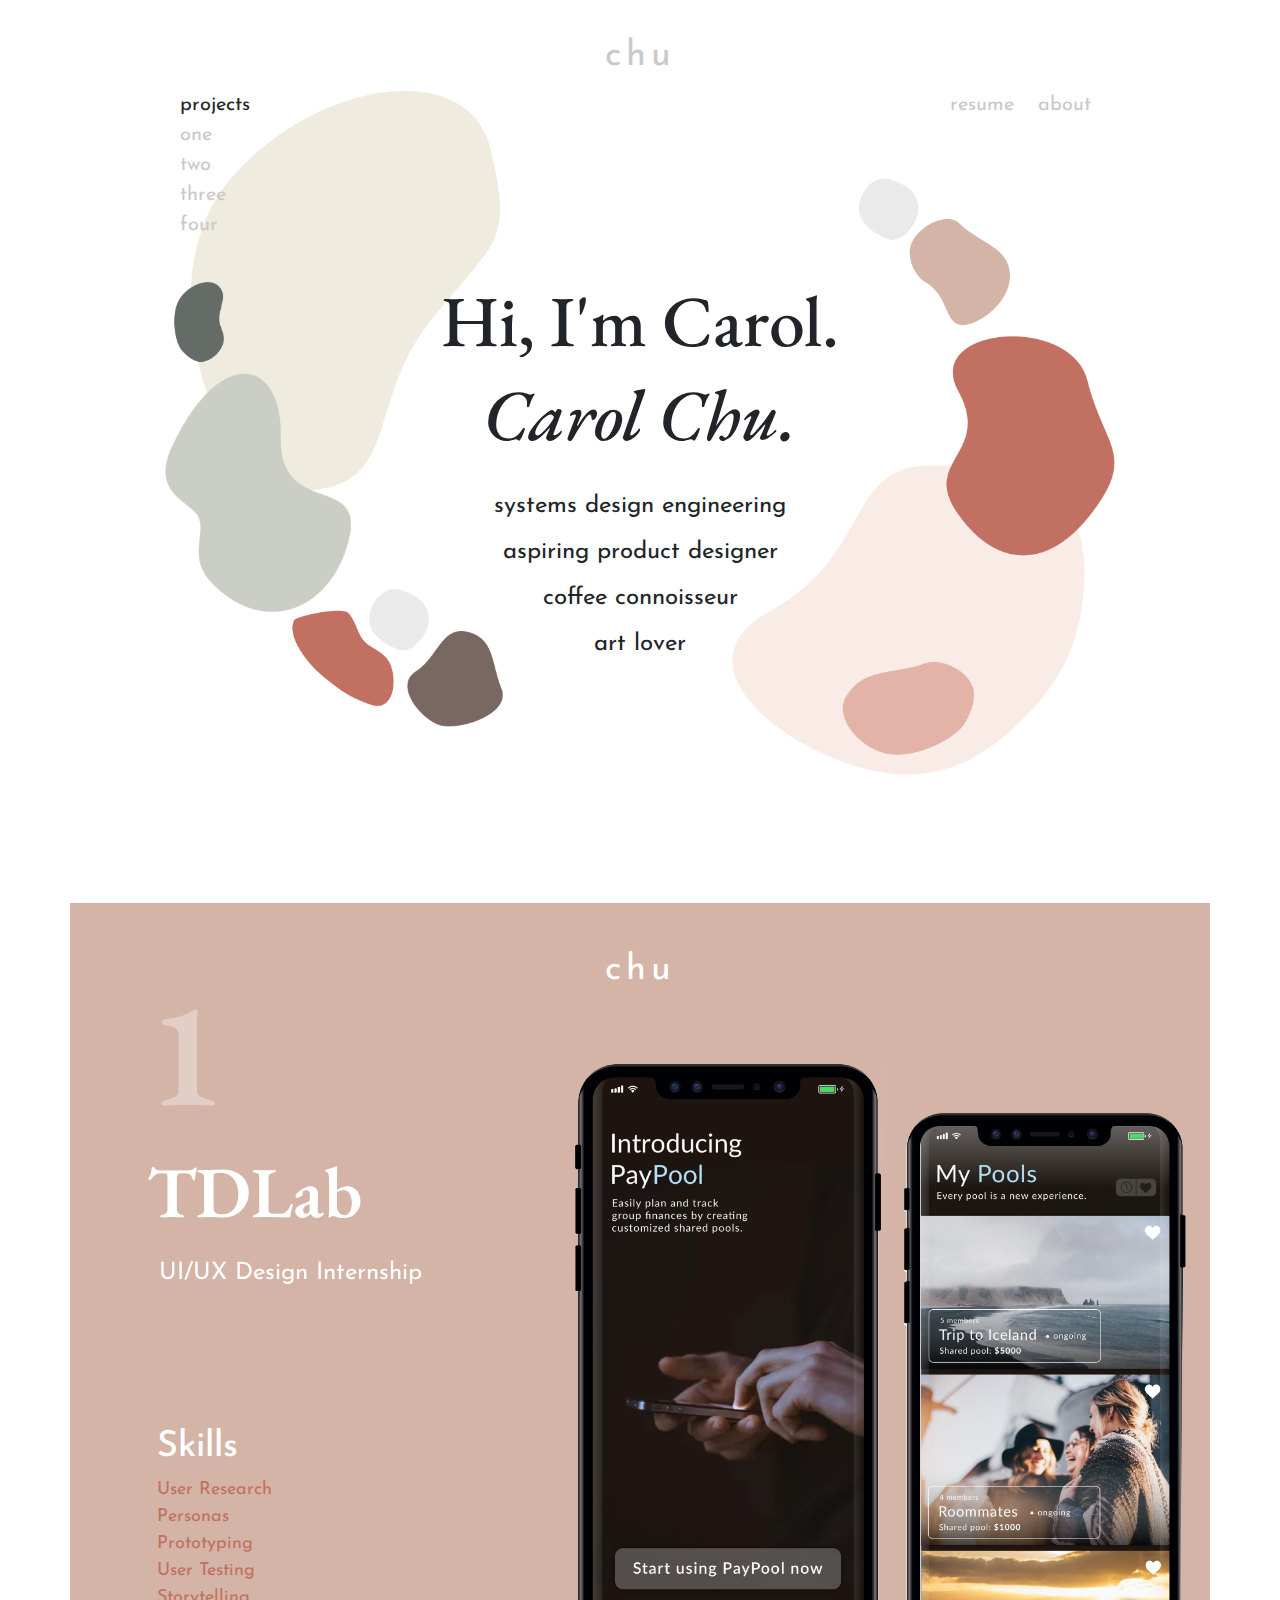
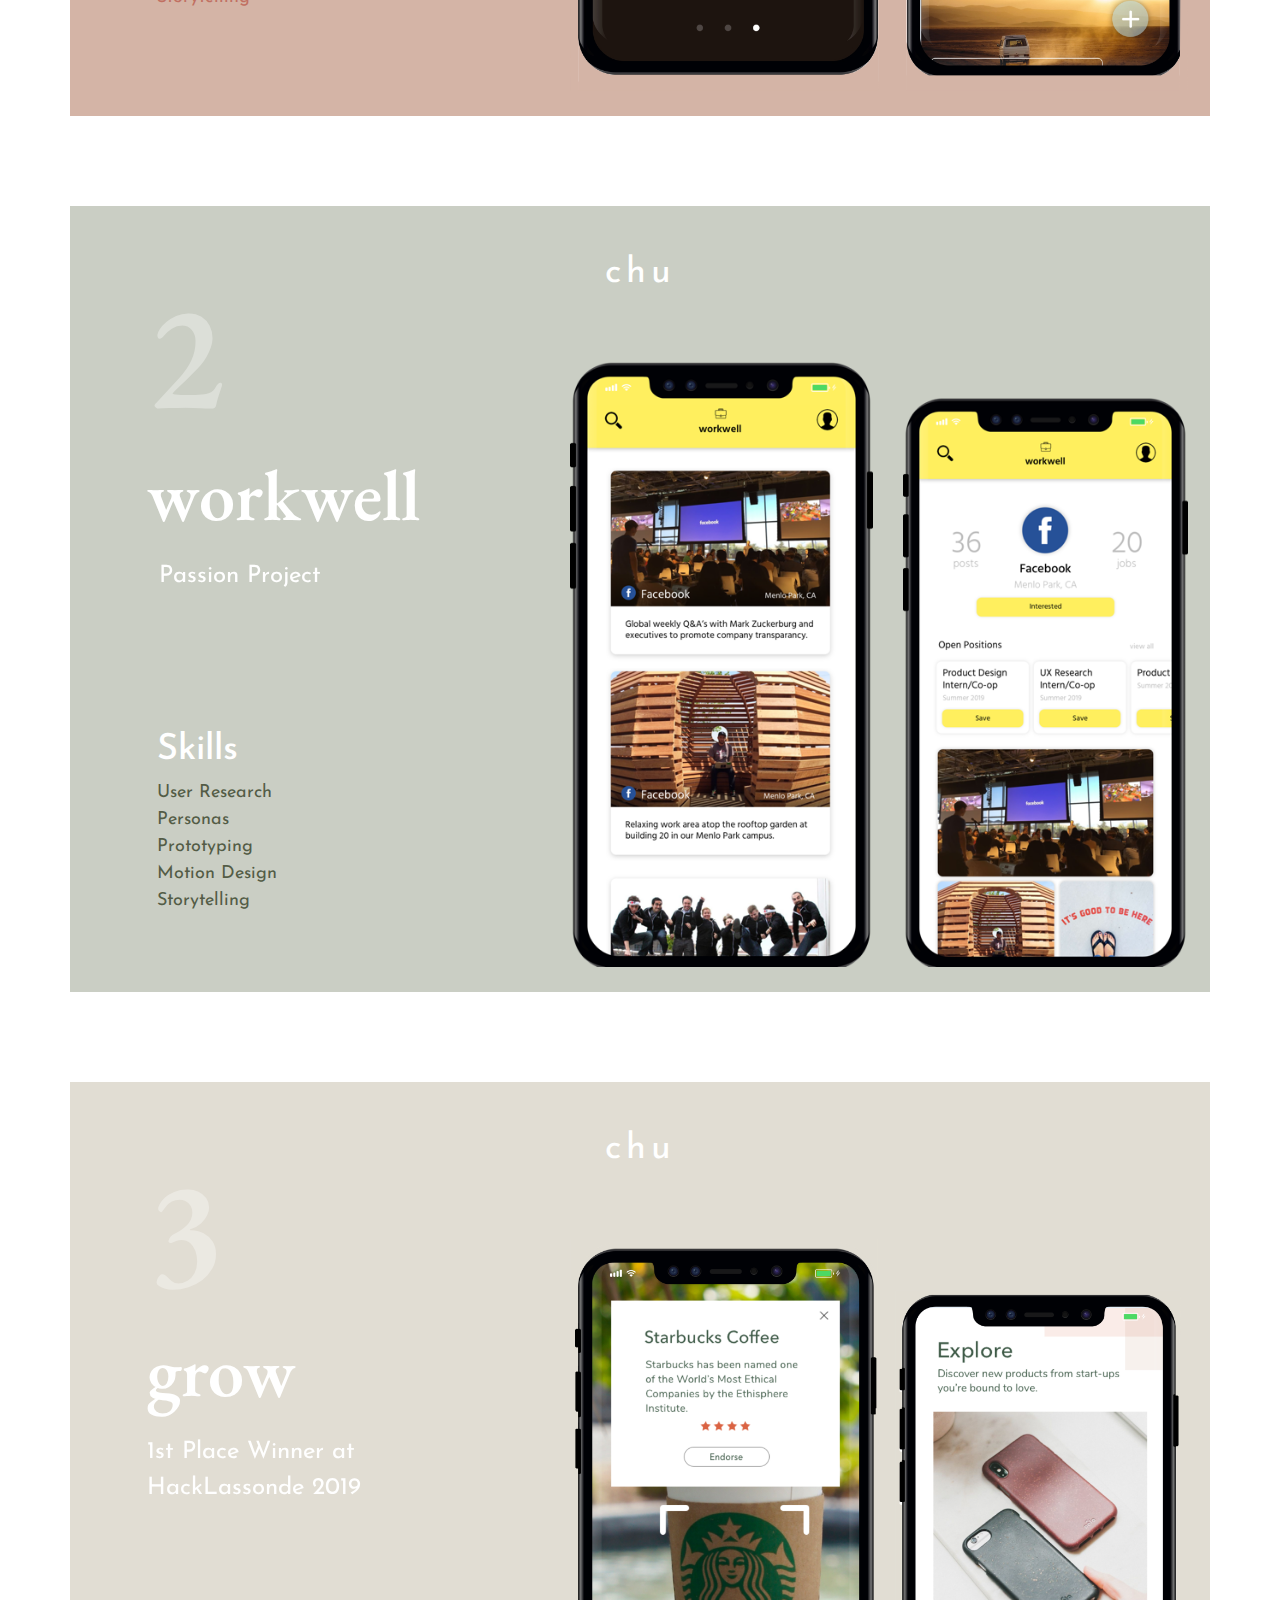
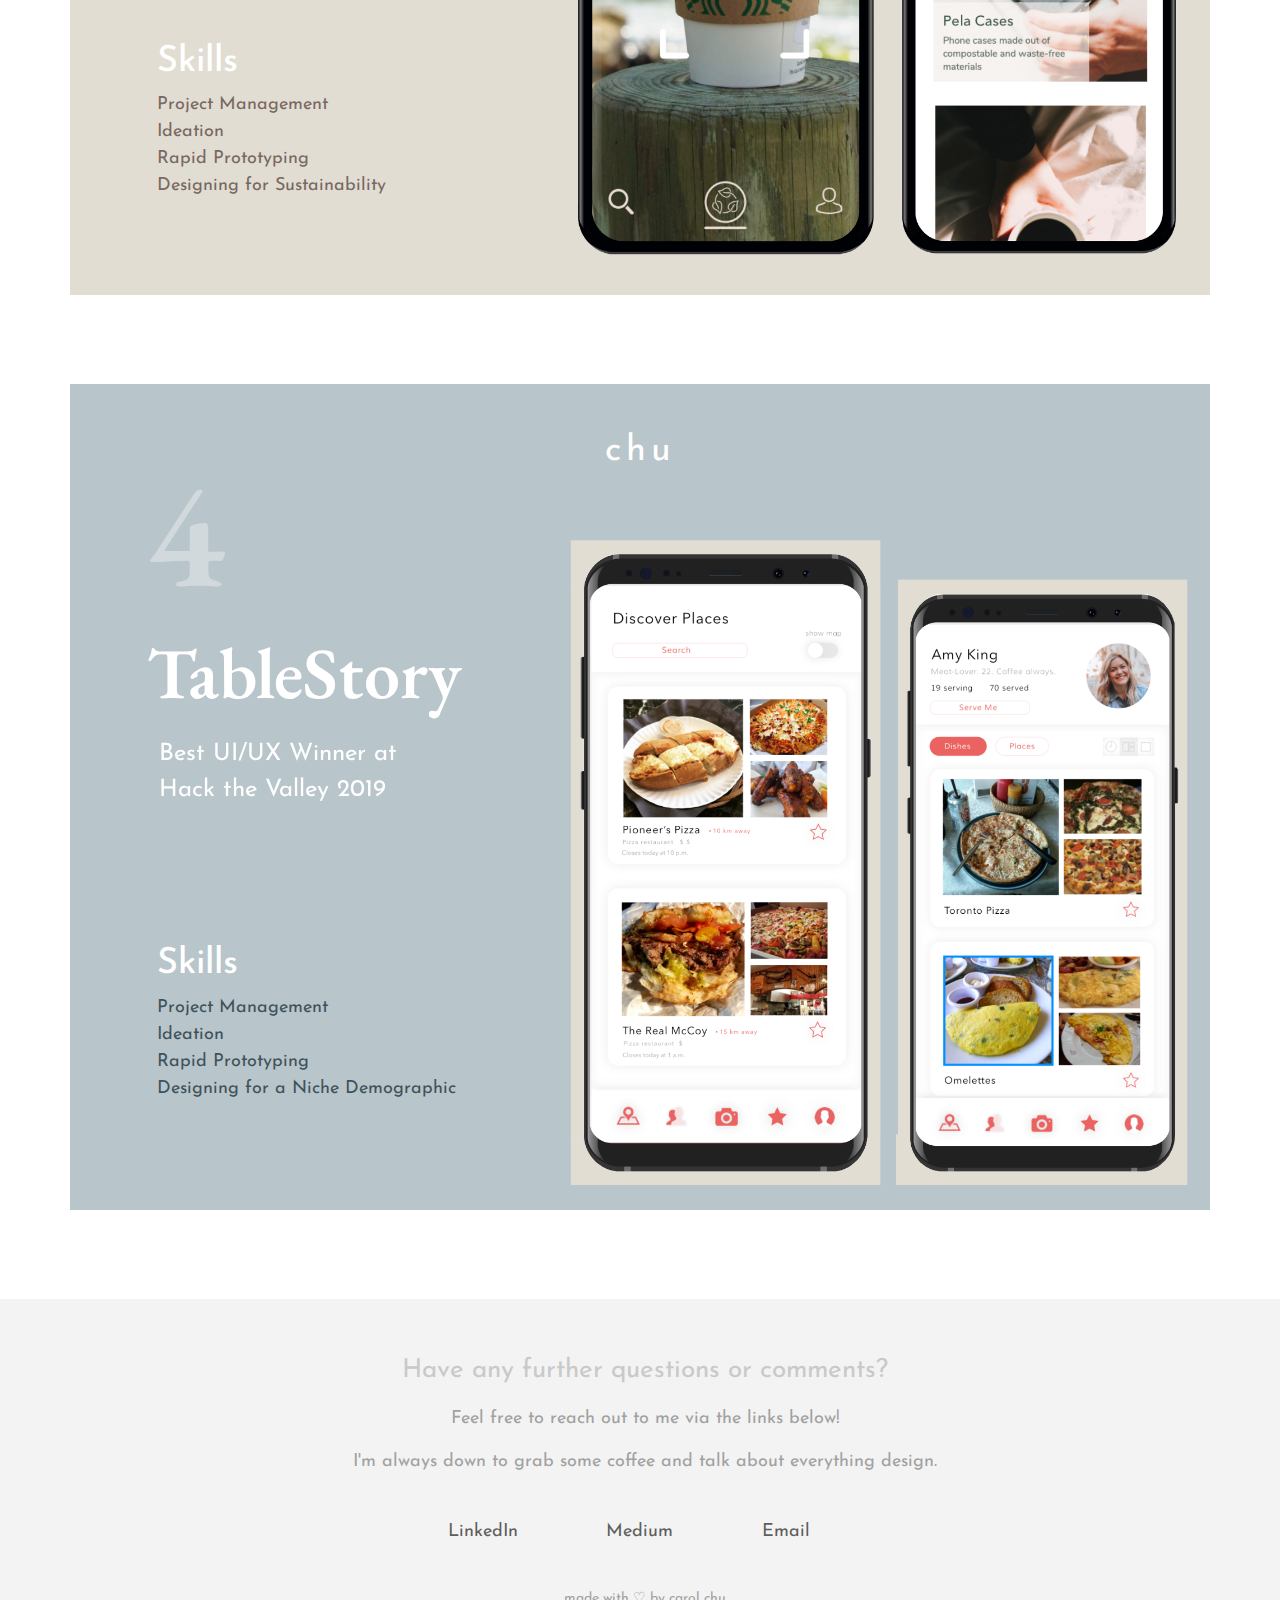
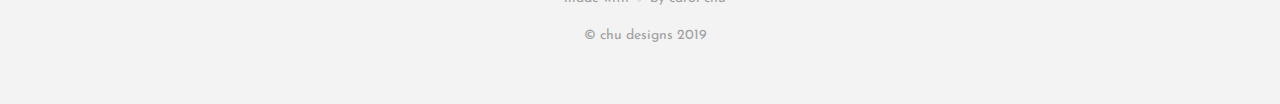
<file: index.html>
<!DOCTYPE html>
<html lang="en">
  <head>
    <link rel="icon" type="image/png" sizes="96x96" href="/favicon-96x96.png">
    <!-- Required meta tags -->
    <meta charset="utf-8" />
    <meta
      name="viewport"
      content="width=device-width, initial-scale=1, shrink-to-fit=no"
    />

    <!-- Bootstrap CSS -->
    <link
      rel="stylesheet"
      href="https://stackpath.bootstrapcdn.com/bootstrap/4.3.1/css/bootstrap.min.css"
      integrity="sha384-ggOyR0iXCbMQv3Xipma34MD+dH/1fQ784/j6cY/iJTQUOhcWr7x9JvoRxT2MZw1T"
      crossorigin="anonymous"
    />
    <link rel="stylesheet" href="custom.css" />
    <link
      href="https://fonts.googleapis.com/css?family=Josefin+Sans"
      rel="stylesheet"
    />
    <link
      href="https://fonts.googleapis.com/css?family=EB+Garamond:400,400i,600"
      rel="stylesheet"
    />

    <link rel="icon" type="image/png" sizes="96x96" href="images/favicon-96x96.png"/>
    <link rel="stylesheet" href="animate.css">

    <title>Carol Chu</title>
  </head>
  <body>
    <div class="container">
      <div class="row">
        <div class="col-12">
          <div class="row">
            <div class="col-12 text-center">
              <button
                class="btn btn-default main-choo choo"
                onclick="window.location.href='index.html'"
              >
                chu
              </button>
            </div>
          </div>
        </div>
      </div>
    </div>

    <div class="container fadeInDown animated">
      <div class="row">
        <div class="main-bg col-10 mx-auto text-center">

            <div class="row">
                <div class="col-6">
                    <div class="row">
                        <div class="col-12 text-left">
                          <div class="row">
                            <div class="col-12">
                              <a class="nav-vertical">projects</a>
                            </div>
                          </div>
                          <div class="row">
                            <div class="col-12">
                              <a class="nav-vertical" href="#one">one</a>
                            </div>
                          </div>
                          <div class="row">
                            <div class="col-12">
                              <a class="nav-vertical" href="#two">two</a>
                            </div>
                          </div>
                          <div class="row">
                            <div class="col-12">
                              <a class="nav-vertical" href="#three">three</a>
                            </div>
                          </div>
                          <div class="row">
                            <div class="col-12">
                              <a class="nav-vertical" href="#four">four</a>
                            </div>
                          </div>
                        </div>
                      </div>
                </div>
              <div class="col-6">
                <div class="row justify-content-end">
                  <a class="nav-horizontal" href="https://drive.google.com/file/d/1IJ58L05rMl0M9B2dyySEvOrGZoWKyP5h/view?usp=sharing" target="_blank">resume</a>
                  <a class="nav-horizontal" href="about.html">about</a>
                </div>
              </div>
            </div>


          <div class="dramatic-entry">
            <h1 class="heading">
              Hi, I'm Carol.
            </h1>
            <h1 class="heading-italicized">
              Carol Chu.
            </h1>
            <div class="titles">
                systems design engineering
              </div>
              <div class="titles">
                aspiring product designer
              </div>
            <div class="titles">
              coffee connoisseur
            </div>
            <div class="titles">
              art lover
            </div>
          </div>
        </div>
        <!-- <div class="col-10 mx-auto text-center">
          <img
            src="images/background-pic.png"
            class="img-fluid"
            alt="background-pic"
            style="margin-top: 2%"
          />
          <div
            style="position: absolute; width: 100%;"
            class="display:flex; justify-content:center; align-items:center;"
          >
            <h1 class="heading">
              Hi, I'm Carol.
              <h1 class="heading-italicized">Carol Chu.</h1>
            </h1>
          </div> -->
        </div>
      </div>
    </div>
    <div class="mx-auto text-center">
      <!-- <h1 class="heading">Hi, I'm Carol.</h1> -->
      <!-- <h1 class="heading-italicized">Carol Chu.</h1> -->
    </div>

    <!-- cards start here -->

    <a name="one"></a>

    <div class="container project-card first-card">
      <div class="row">
        <div class="col-12 text-center">
          <!-- this should be ref that scrolls to top -->
          <a class="choo" href="index.html">chu</a>
        </div>
      </div>
      <div class="row">
        <div class="col-sm-12 col-md-5 text-left">
          <h2>1</h2>
          <a class="view-tdlab-large hvr-grow" style="padding-bottom: 10px;" href="tdlab.html">TDLab</a>
          <a class="view-tdlab hvr-grow" style="padding-left: 12px;" href="tdlab.html">UI/UX Design Internship</a>

          <h4 style="padding-top; 20%;">Skills</h4>
          <ul>
            <li>
              User Research
            </li>
            <li>
              Personas
            </li>
            <li>
              Prototyping
            </li>
            <li>
              User Testing
            </li>
            <li>
              Storytelling
            </li>
          </ul>
        </div>

        <div class="project-image col-sm-0 col-md-4 d-xs-none d-sm-none d-md-flex">
          <img
            src="images/PayPool.png"
            style="width: 200%; height: auto; postion:absolute; margin-top: 20%; margin-left: 0; padding: 0;"
          />
        </div>
      </div>
    </div>

    <a name="two"></a>

    <div class="container project-card second-card">
      <div class="row">
        <div class="col-12 text-center">
          <!-- this should be ref that scrols to top -->
          <a class="choo" href="index.html">chu</a>
        </div>
      </div>
      <div class="row">
        <div class="col-sm-12 col-md-5 text-left">
          <h2>2</h2>
          <a class="view-workwell-large hvr-grow" style="padding-bottom: 10px;" href="workwell.html">workwell</a>
          <a class="view-workwell hvr-grow" style="padding-left: 12px;" href="workwell.html">Passion Project</a>
          <h4>Skills</h4>
          <ul>
            <li>
              User Research
            </li>
            <li>
              Personas
            </li>
            <li>
              Prototyping
            </li>
            <li>
              Motion Design
            </li>
            <li>
              Storytelling
            </li>
          </ul>
        </div>
        <div
          class="project-image col-sm-0 col-md-4 d-xs-none d-sm-none d-md-flex"
        >
          <img
            src="images/workwell-mockups.png"
            style="width: 200%; height: auto; postion:absolute; margin-top: 20%; margin-left: 0; padding: 0;"
          />
        </div>
      </div>
    </div>

    <a name="three"></a>

    <div class="container project-card third-card">
      <div class="row">
        <div class="col-12 text-center">
          <!-- this should be ref that scrols to top -->
          <a class="choo" href="index.html">chu</a>
        </div>
      </div>
      <div class="row">
        <div class="col-sm-12 col-md-5 text-left">
          <h2>3</h2>
          <a class="view-grow-large hvr-grow" style="padding-bottom: 10px;"href="grow.html">grow</a>
          <a class="view-grow hvr-grow"  href="grow.html">1st Place Winner at HackLassonde 2019</a>
          <h4>Skills</h4>
          <ul>
            <li>
              Project Management
            </li>
            <li>
              Ideation
            </li>
            <li>
              Rapid Prototyping
            </li>
            <li>
              Designing for Sustainability
            </li>
          </ul>
        </div>
        <div
          class="project-image col-sm-0 col-md-4 d-xs-none d-sm-none d-md-flex"
        >
          <img
            src="images/growmockups.png"
            style="width: 200%; height: auto; postion:absolute; margin-top: 20%; margin-left: 0; padding: 0;"
          />
        </div>

      </div>
    </div>

    <a name="four"></a>

    <div class="container project-card fourth-card">
      <div class="row">
        <div class="col-12 text-center">
          <!-- this should be ref that scrols to top -->
          <a class="choo" href="index.html">chu</a>
        </div>
      </div>
      <div class="row">
        <div class="col-sm-12 col-md-5 text-left">
          <h2>4</h2>
          <a class="view-tablestory-large hvr-grow" style="padding-bottom: 10px;" href="tablestory.html">TableStory</a>
          <a class="view-tablestory hvr-grow" style="padding-left: 12px;" href="tablestory.html">Best UI/UX Winner at Hack the Valley 2019</a>
          <h4>Skills</h4>
          <ul>
            <li>
              Project Management
            </li>
            <li>
              Ideation
            </li>
            <li>
              Rapid Prototyping
            </li>
            <li>
              Designing for a Niche Demographic
            </li>
          </ul>
        </div>
        <div
          class="project-image col-sm-0 col-md-4 d-xs-none d-sm-none d-md-flex"
        >
          <img
            src="images/tablestory-mockups.png"
            style="width: 200%; height: auto; postion:absolute; margin-top: 20%; margin-left: 0; padding: 0;"
          />
        </div>
      </div>
    </div>

    <div class="container footer">
      <div class="row">
        <div class="col-12">
          <div class="text-center">
            <p class="footer-title">Have any further questions or comments?</p>
            <p class="footer-text">Feel free to reach out to me via the links below!</p>
            <p class="footer-text" style="padding-bottom: 1.5em;">I'm always down to grab some coffee and talk about everything design.</p>
            <div class="row">
              <div class="col-5 text-right">
                <a class="footer-link" href="https://www.linkedin.com/in/cr3chu/">LinkedIn</a>
              </div>
              <div class="col-2 text-center">
                <a class="footer-link" href="https://medium.com/@cchu2000">Medium</a>
              </div>
              <div class="col-5 text-left">
                <a class="footer-link" href="mailto:cchu2000@gmail.com">Email</a>
              </div>
            </div>
            <p class="footer-small-text" style="padding-top: 3em;">made with ♡ by carol chu</p>
            <p class="footer-small-text" style="padding-bottom: 3em;">© chu designs 2019</p>
          </div>
        </div>
      </div>
    </div>


    <!-- Optional JavaScript -->
    <!-- jQuery first, then Popper.js, then Bootstrap JS -->
    <script
      src="https://code.jquery.com/jquery-3.3.1.slim.min.js"
      integrity="sha384-q8i/X+965DzO0rT7abK41JStQIAqVgRVzpbzo5smXKp4YfRvH+8abtTE1Pi6jizo"
      crossorigin="anonymous"
    ></script>
    <script
      src="https://cdnjs.cloudflare.com/ajax/libs/popper.js/1.14.7/umd/popper.min.js"
      integrity="sha384-UO2eT0CpHqdSJQ6hJty5KVphtPhzWj9WO1clHTMGa3JDZwrnQq4sF86dIHNDz0W1"
      crossorigin="anonymous"
    ></script>
    <script
      src="https://stackpath.bootstrapcdn.com/bootstrap/4.3.1/js/bootstrap.min.js"
      integrity="sha384-JjSmVgyd0p3pXB1rRibZUAYoIIy6OrQ6VrjIEaFf/nJGzIxFDsf4x0xIM+B07jRM"
      crossorigin="anonymous"
    ></script>
  </body>
</html>
</file>
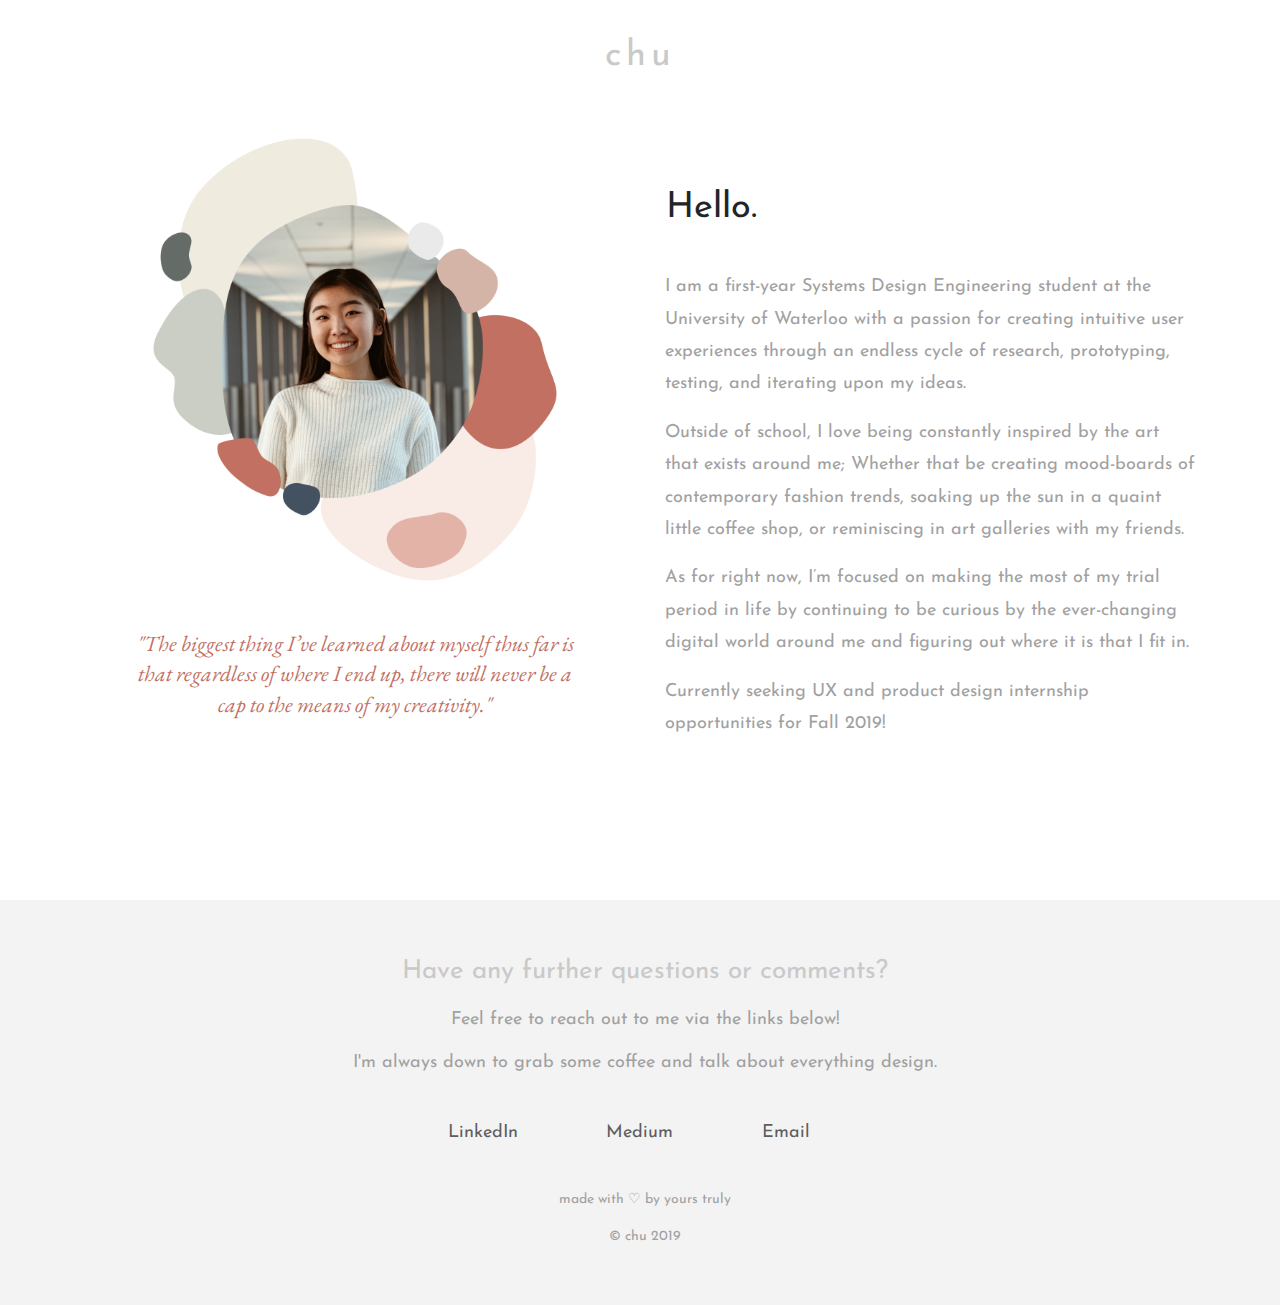
<file: about.html>
<!doctype html>
<html lang="en">
  <head>
    <!-- Required meta tags -->
    <meta charset="utf-8">
    <meta name="viewport" content="width=device-width, initial-scale=1, shrink-to-fit=no">

    <!-- Bootstrap CSS -->
    <link rel="stylesheet" href="https://stackpath.bootstrapcdn.com/bootstrap/4.3.1/css/bootstrap.min.css" integrity="sha384-ggOyR0iXCbMQv3Xipma34MD+dH/1fQ784/j6cY/iJTQUOhcWr7x9JvoRxT2MZw1T" crossorigin="anonymous">
    <link rel="stylesheet" href="custom.css" />
    <link
      href="https://fonts.googleapis.com/css?family=Josefin+Sans"
      rel="stylesheet"
    />
    <link
      href="https://fonts.googleapis.com/css?family=EB+Garamond:400,400i,600"
      rel="stylesheet"
    />

    <link rel="icon" type="image/png" sizes="96x96" href="images/favicon-96x96.png"/>
    <link rel="stylesheet" href="animate.css">

    <title>About Carol</title>
  </head>

  <body>
    <div class="container">
      <div class="row">
        <div class="col-12">
          <div class="row">
            <div class="col-12 text-center">
              <button
                class="btn btn-default main-choo choo"
                onclick="window.location.href='index.html'">
                chu
              </button>
            </div>
          </div>
        </div>
      </div>
    </div>

    <div class="container fadeInDown animated">
      <div class="row">
        <div class="col-sm-12 col-md-6 col-lg-6 text-center">
          <img src="images/profilepicture.png" alt="profile picture" style="max-width:75%; height:auto; padding-top: 3em; padding-bottom: 3em;">
          <p class="quote">"The biggest thing I’ve learned about myself thus far is that regardless of where I end up, there will never be a cap to the means of my creativity."</p>
        </div>
        <div class="col-sm-12 col-md-6 col-lg-6 text-left">
          <div class="hello" style="padding-top: 2.25em; padding-left: 2%;">Hello.</div>
          <p class="text">I am a first-year Systems Design Engineering student at the University of Waterloo with a passion for creating intuitive user experiences through an endless cycle of research, prototyping, testing, and iterating upon my ideas.</p>
          <p class="text">Outside of school, I love being constantly inspired by the art that exists around me; Whether that be creating mood-boards of contemporary fashion trends, soaking up the sun in a quaint little coffee shop, or reminiscing in art galleries with my friends.</p>
          <p class="text">As for right now, I’m focused on making the most of my trial period in life by continuing to be curious by the ever-changing digital world around me and figuring out where it is that I fit in.</p>
          <p class="text" style="padding-bottom: 8em;">Currently seeking UX and product design internship opportunities for Fall 2019!</p>

        </div>
      </div>
    </div>

    <div class="container footer">
      <div class="row">
        <div class="col-12">
          <div class="text-center">
            <p class="footer-title">Have any further questions or comments?</p>
            <p class="footer-text">Feel free to reach out to me via the links below!</p>
            <p class="footer-text" style="padding-bottom: 1.5em;">I'm always down to grab some coffee and talk about everything design.</p>
            <div class="row">
              <div class="col-5 text-right">
                <a class="footer-link" href="https://www.linkedin.com/in/cr3chu/">LinkedIn</a>
              </div>
              <div class="col-2 text-center">
                <a class="footer-link" href="https://medium.com/@cchu2000">Medium</a>
              </div>
              <div class="col-5 text-left">
                <a class="footer-link" href="mailto:cchu2000@gmail.com">Email</a>
              </div>
            </div>
            <p class="footer-small-text" style="padding-top: 3em;">made with ♡ by yours truly</p>
            <p class="footer-small-text" style="padding-bottom: 3em;">© chu 2019</p>
          </div>
        </div>
      </div>
    </div>


    <!-- Optional JavaScript -->
    <!-- jQuery first, then Popper.js, then Bootstrap JS -->
    <script src="https://code.jquery.com/jquery-3.3.1.slim.min.js" integrity="sha384-q8i/X+965DzO0rT7abK41JStQIAqVgRVzpbzo5smXKp4YfRvH+8abtTE1Pi6jizo" crossorigin="anonymous"></script>
    <script src="https://cdnjs.cloudflare.com/ajax/libs/popper.js/1.14.7/umd/popper.min.js" integrity="sha384-UO2eT0CpHqdSJQ6hJty5KVphtPhzWj9WO1clHTMGa3JDZwrnQq4sF86dIHNDz0W1" crossorigin="anonymous"></script>
    <script src="https://stackpath.bootstrapcdn.com/bootstrap/4.3.1/js/bootstrap.min.js" integrity="sha384-JjSmVgyd0p3pXB1rRibZUAYoIIy6OrQ6VrjIEaFf/nJGzIxFDsf4x0xIM+B07jRM" crossorigin="anonymous"></script>
  </body>
</html>
</file>
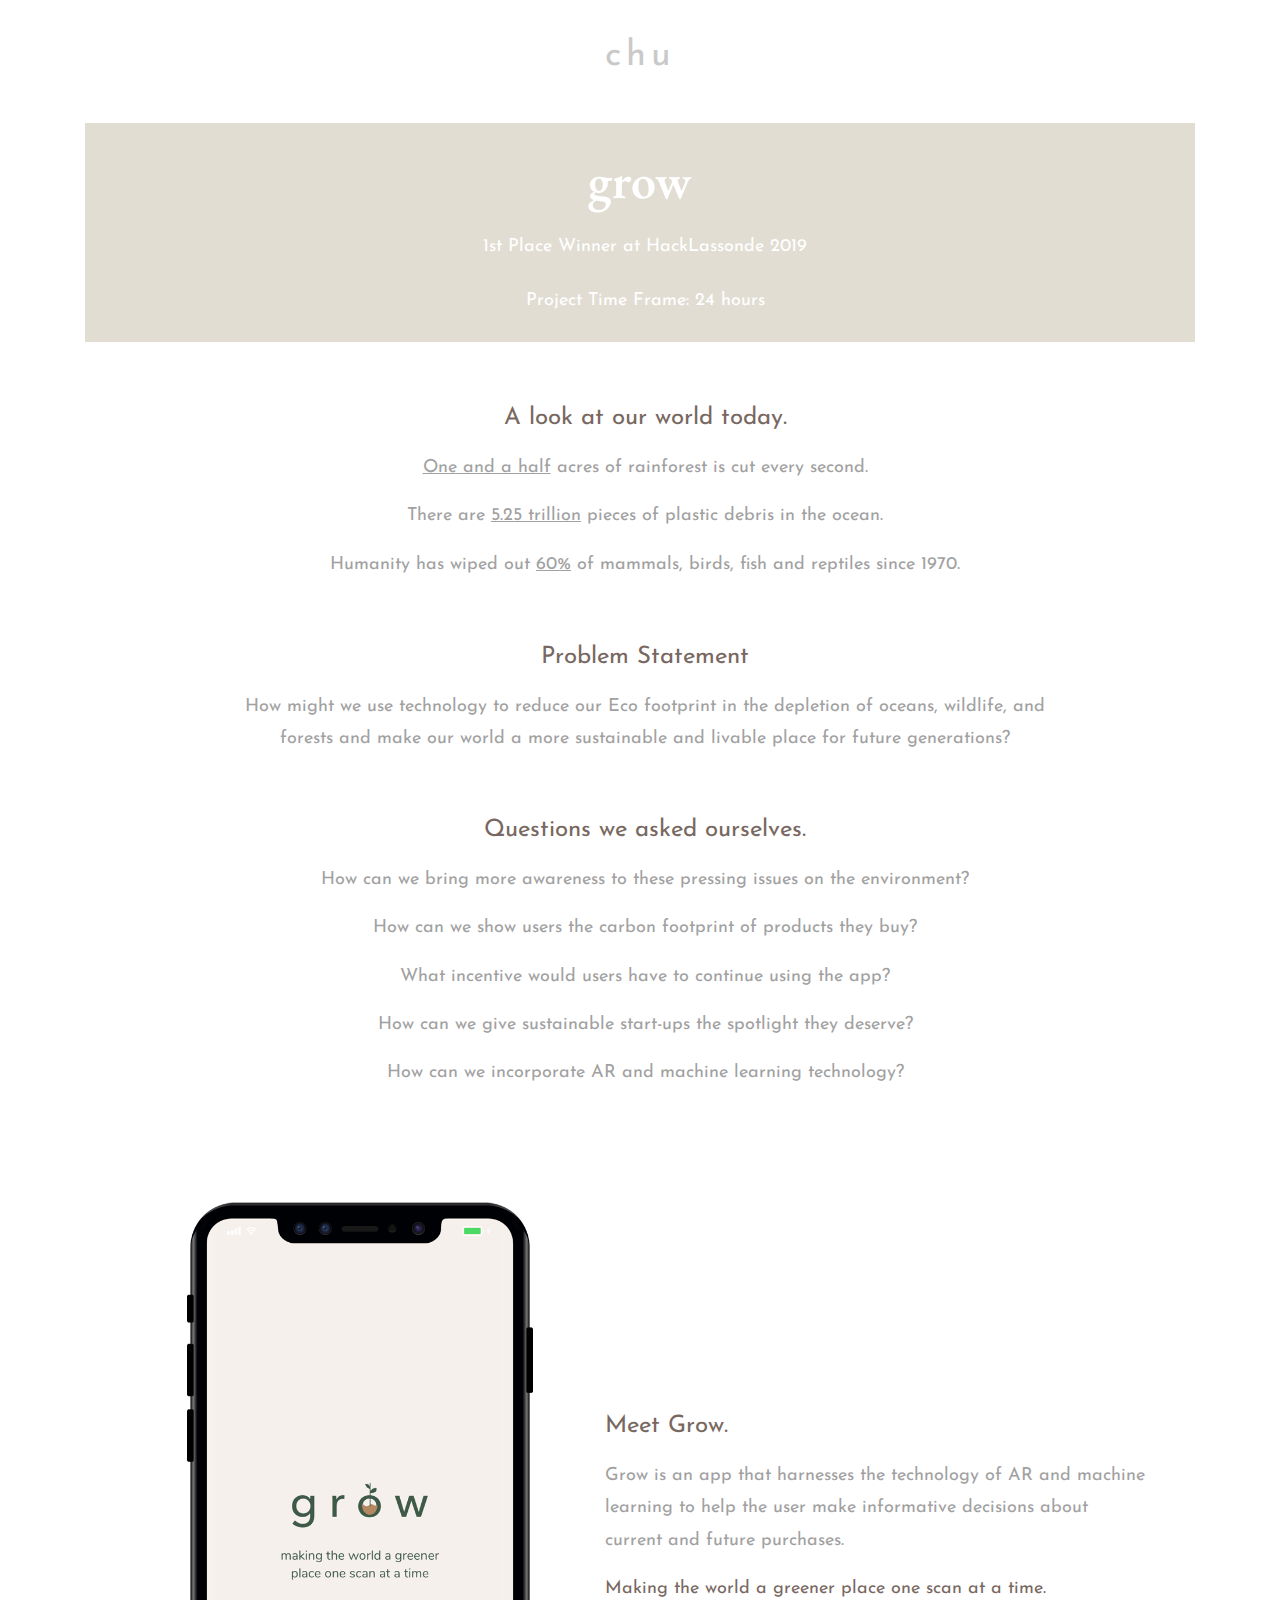
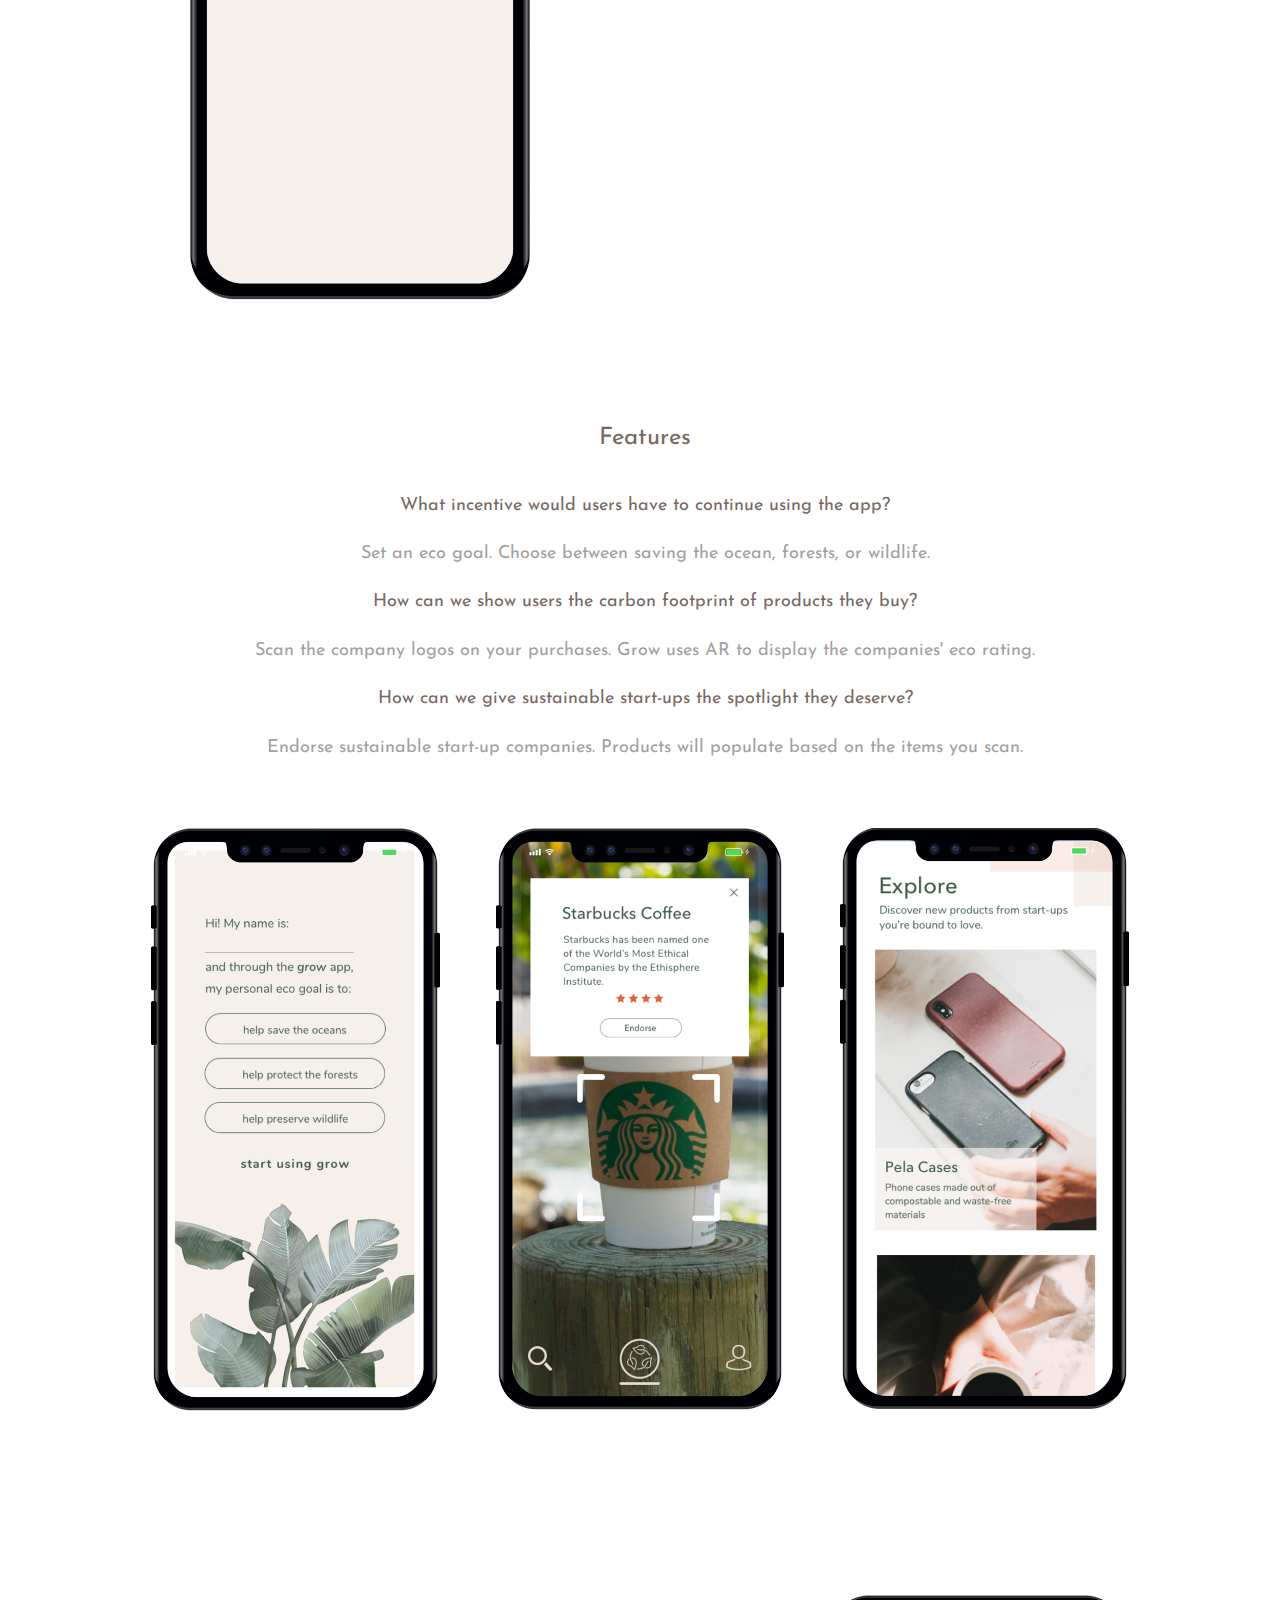
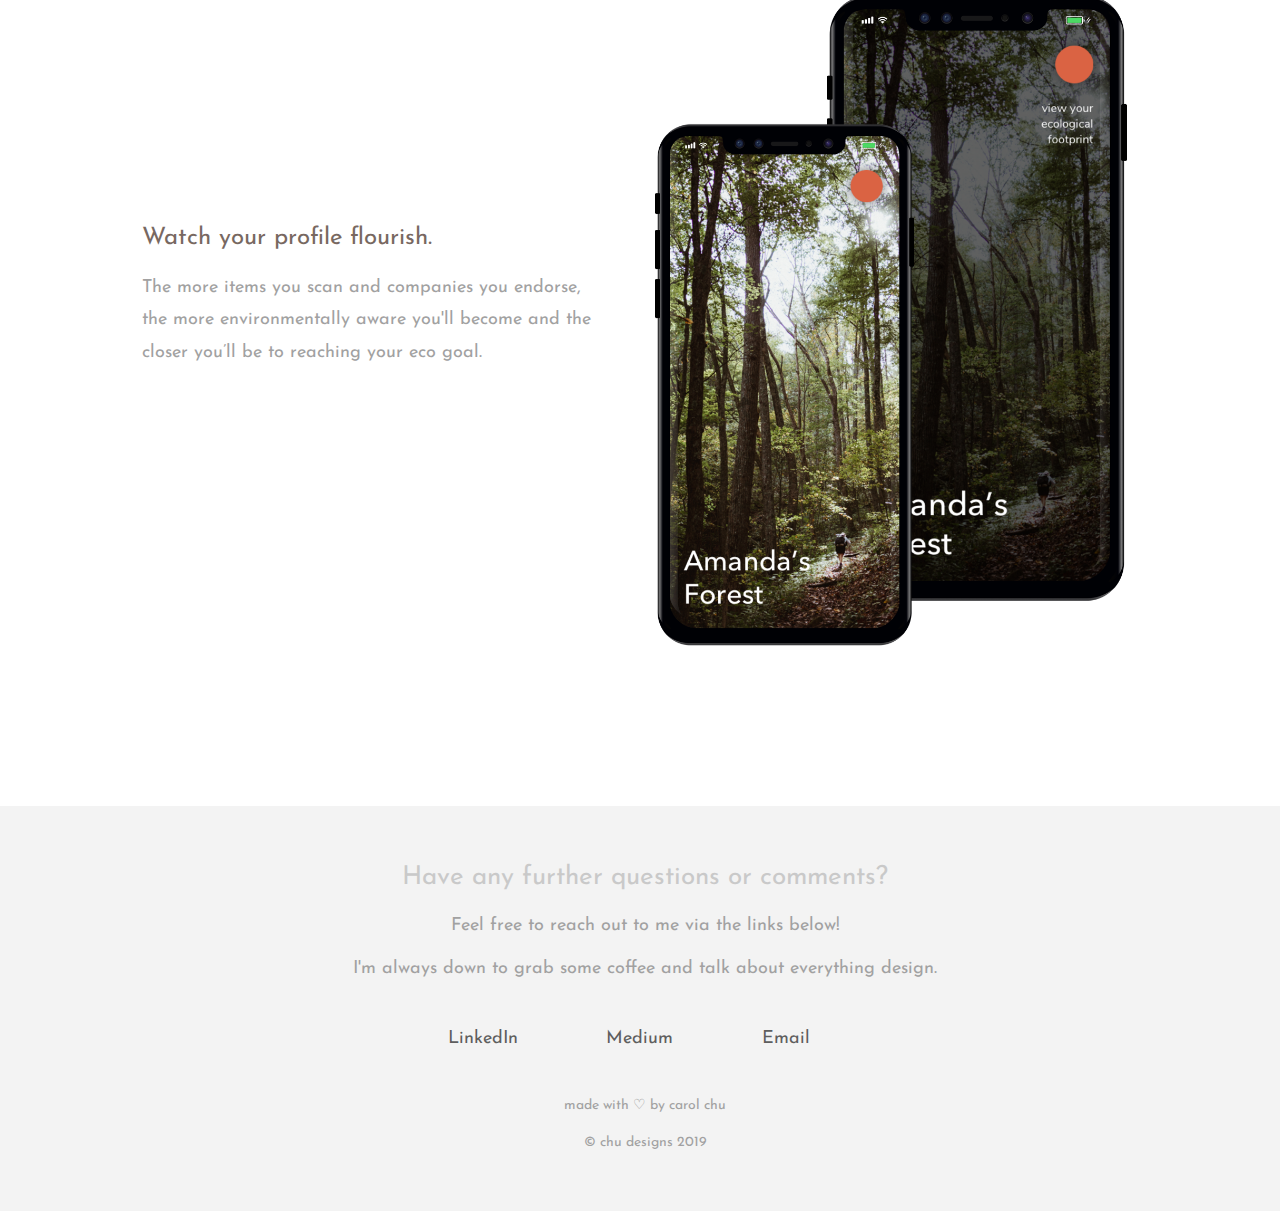
<file: grow.html>
<!doctype html>
<html lang="en">
  <head>
    <!-- Required meta tags -->
    <meta charset="utf-8">
    <meta name="viewport" content="width=device-width, initial-scale=1, shrink-to-fit=no">

    <!-- Bootstrap CSS -->
    <link rel="stylesheet" href="https://stackpath.bootstrapcdn.com/bootstrap/4.3.1/css/bootstrap.min.css" integrity="sha384-ggOyR0iXCbMQv3Xipma34MD+dH/1fQ784/j6cY/iJTQUOhcWr7x9JvoRxT2MZw1T" crossorigin="anonymous">
    <link rel="stylesheet" href="custom.css" />
    <link
      href="https://fonts.googleapis.com/css?family=Josefin+Sans"
      rel="stylesheet"
    />
    <link
      href="https://fonts.googleapis.com/css?family=EB+Garamond:400,400i,600"
      rel="stylesheet"
    />

    <link rel="icon" type="image/png" sizes="96x96" href="images/favicon-96x96.png"/>
    <link rel="stylesheet" href="animate.css">

    <title>Grow</title>
  </head>
  <body>
    <div class="container">
      <div class="row">
        <div class="col-12">
          <div class="row">
            <div class="col-12 text-center">
              <button
                class="btn btn-default main-choo choo"
                onclick="window.location.href='index.html'"
              >
                chu
              </button>
            </div>
          </div>
        </div>
      </div>
    </div>

  <div class="container fadeIn animated">
    <div class="container heading-img third-card">
      <div class="row">
        <div class="col-sm-12 col-md-5 col-lg-12 mx-auto text-center">
          <p class="title">grow</h2>
          <p class="subtitle">1st Place Winner at HackLassonde 2019</p>
          <p class="subtitle" style="margin-top:0;">Project Time Frame: 24 hours</p>
        </div>
      </div>
    </div>

<div class="container mx-auto">
  <div class="row">
    <div class="col-12">
      <div class="text-center">
        <p class="grow-title">A look at our world today.</p>
      </div>
    </div>
  </div>

  <div class="row">
    <div class="col-12">
      <div class="text-center" style="margin: 0; padding:0;">
        <p class="text"><u>One and a half</u> acres of rainforest is cut every second.</p>
        <p class="text">There are <u>5.25 trillion</u> pieces of plastic debris in the ocean.</p>
        <p class="text" style="padding-bottom: 1em;">Humanity has wiped out <u>60%</u> of mammals, birds, fish and reptiles since 1970.</p>
      </div>
  </div>
</div>

<div class="row">
  <div class="col-12">
    <div class="text-center">
      <p class="grow-title">Problem Statement</p>
    </div>
  </div>
</div>

<div class="row">
  <div class="col-12">
    <div class="text-center" style="padding-left: 10%; padding-right: 10%; padding-bottom: 1em;">
      <p class="text">How might we use technology to reduce our Eco footprint in the depletion of oceans, wildlife, and forests and make our world a more sustainable and livable place for future generations?</p>
    </div>
  </div>
</div>

<div class="row">
  <div class="col-12">
    <div class="text-center">
      <p class="grow-title">Questions we asked ourselves.</p>
    </div>
  </div>
</div>

<div class="row">
  <div class="col-12">
    <div class="text-center">
      <p class="text">How can we bring more awareness to these pressing issues on the environment?</p>
      <p class="text">How can we show users the carbon footprint of products they buy?</p>
      <p class="text">What incentive would users have to continue using the app?</p>
      <p class="text">How can we give sustainable start-ups the spotlight they deserve?</p>
      <p class="text">How can we incorporate AR and machine learning technology?</p>
    </div>
  </div>
</div>

<div class="row">
  <div class="col-sm-12 col-md-5 col-lg-5">
    <div class="text-right">
      <img src="images/grow-launch.png" alt="Grow Launch Page" style="max-width: 80%; height: auto; margin-left: auto; margin-right: auto; padding-top: 6em; padding-bottom: 6em;">
    </div>
  </div>
  <div class="col-sm-12 col-md-7 col-lg-7">
    <div class="text-left" style="padding-top: 45%; padding-left: 2em; padding-right: 2em;">
      <p class="grow-title">Meet Grow.</p>
      <p class="text">Grow is an app that harnesses the technology of AR and machine learning to help the user make informative decisions about current and future purchases.</p>
      <p class="text" style="color: #786861;">Making the world a greener place one scan at a time.</p>
    </div>
  </div>
</div>

<div class="row">
  <div class="col-12">
    <div class="text-center" style="margin:0;">
      <p class="grow-title">Features</p>
      <p class="text" style="color: #786861; padding-top: 1em;">What incentive would users have to continue using the app?</p>
      <p class="text">Set an eco goal. Choose between saving the ocean, forests, or wildlife.</p>
      <p class="text" style="color: #786861;">How can we show users the carbon footprint of products they buy?</p>
      <p class="text">Scan the company logos on your purchases. Grow uses AR to display the companies' eco rating.</p>
      <p class="text" style="color: #786861;">How can we give sustainable start-ups the spotlight they deserve?</p>
      <p class="text">Endorse sustainable start-up companies. Products will populate based on the items you scan.</p>
    </div>
  </div>
</div>

<div class="row">
  <div class="col-sm-12 col-md-4 col-lg-4 text-right">
    <img src="images/eco goal.png" alt="Set an Eco Goal" style="max-width:85%; height:auto; margin-top: 3em; margin-bottom: 6em;">
  </div>
  <div class="col-sm-12 col-md-4 col-lg-4 text-center">
    <img src="images/scan.png" alt="Scan your Purchases" style="max-width:85%; height:auto; margin-top: 3em; margin-bottom: 6em;">
  </div>
  <div class="col-sm-12 col-md-4 col-lg-4 text-left">
    <img src="images/endorse.png" alt="Endorse" style="max-width:85%; height:auto; margin-top: 3em; margin-bottom: 6em;">
  </div>
  </div>

  <div class="row">
    <div class="col-sm-12 col-md-6 col-lg-6">
      <div class="text-left" style="padding-top: 55%; padding-left: 2em; padding-right: 2em;">
        <p class="grow-title">Watch your profile flourish.</p>
        <p class="text">The more items you scan and companies you endorse, the more environmentally aware you'll become and the closer you’ll be to reaching your eco goal.</p>
      </div>
    </div>
    <div class="col-sm-12 col-md-6 col-lg-6">
      <div class="text-left">
      <img src="images/profilechange.png" alt="Flourishing Profile" style="max-width: 90%; height: auto; margin-left: auto; margin-right: auto; padding-top: 5.5em; padding-bottom: 10em;">
    </div>
  </div>
</div>
</div>
  </div>



        <div class="container footer">
          <div class="row">
            <div class="col-12">
              <div class="text-center">
                <p class="footer-title">Have any further questions or comments?</p>
                <p class="footer-text">Feel free to reach out to me via the links below!</p>
                <p class="footer-text" style="padding-bottom: 1.5em;">I'm always down to grab some coffee and talk about everything design.</p>
                <div class="row">
                  <div class="col-5 text-right">
                    <a class="footer-link" href="https://www.linkedin.com/in/cr3chu/">LinkedIn</a>
                  </div>
                  <div class="col-2 text-center">
                    <a class="footer-link" href="https://medium.com/@cchu2000">Medium</a>
                  </div>
                  <div class="col-5 text-left">
                    <a class="footer-link" href="mailto:cchu2000@gmail.com">Email</a>
                  </div>
                </div>
                <p class="footer-small-text" style="padding-top: 3em;">made with ♡ by carol chu</p>
                <p class="footer-small-text" style="padding-bottom: 3em;">© chu designs 2019</p>
              </div>
            </div>
          </div>
        </div>

    <!-- Optional JavaScript -->
    <!-- jQuery first, then Popper.js, then Bootstrap JS -->
    <script src="https://code.jquery.com/jquery-3.3.1.slim.min.js" integrity="sha384-q8i/X+965DzO0rT7abK41JStQIAqVgRVzpbzo5smXKp4YfRvH+8abtTE1Pi6jizo" crossorigin="anonymous"></script>
    <script src="https://cdnjs.cloudflare.com/ajax/libs/popper.js/1.14.7/umd/popper.min.js" integrity="sha384-UO2eT0CpHqdSJQ6hJty5KVphtPhzWj9WO1clHTMGa3JDZwrnQq4sF86dIHNDz0W1" crossorigin="anonymous"></script>
    <script src="https://stackpath.bootstrapcdn.com/bootstrap/4.3.1/js/bootstrap.min.js" integrity="sha384-JjSmVgyd0p3pXB1rRibZUAYoIIy6OrQ6VrjIEaFf/nJGzIxFDsf4x0xIM+B07jRM" crossorigin="anonymous"></script>
  </body>
</html>
</file>
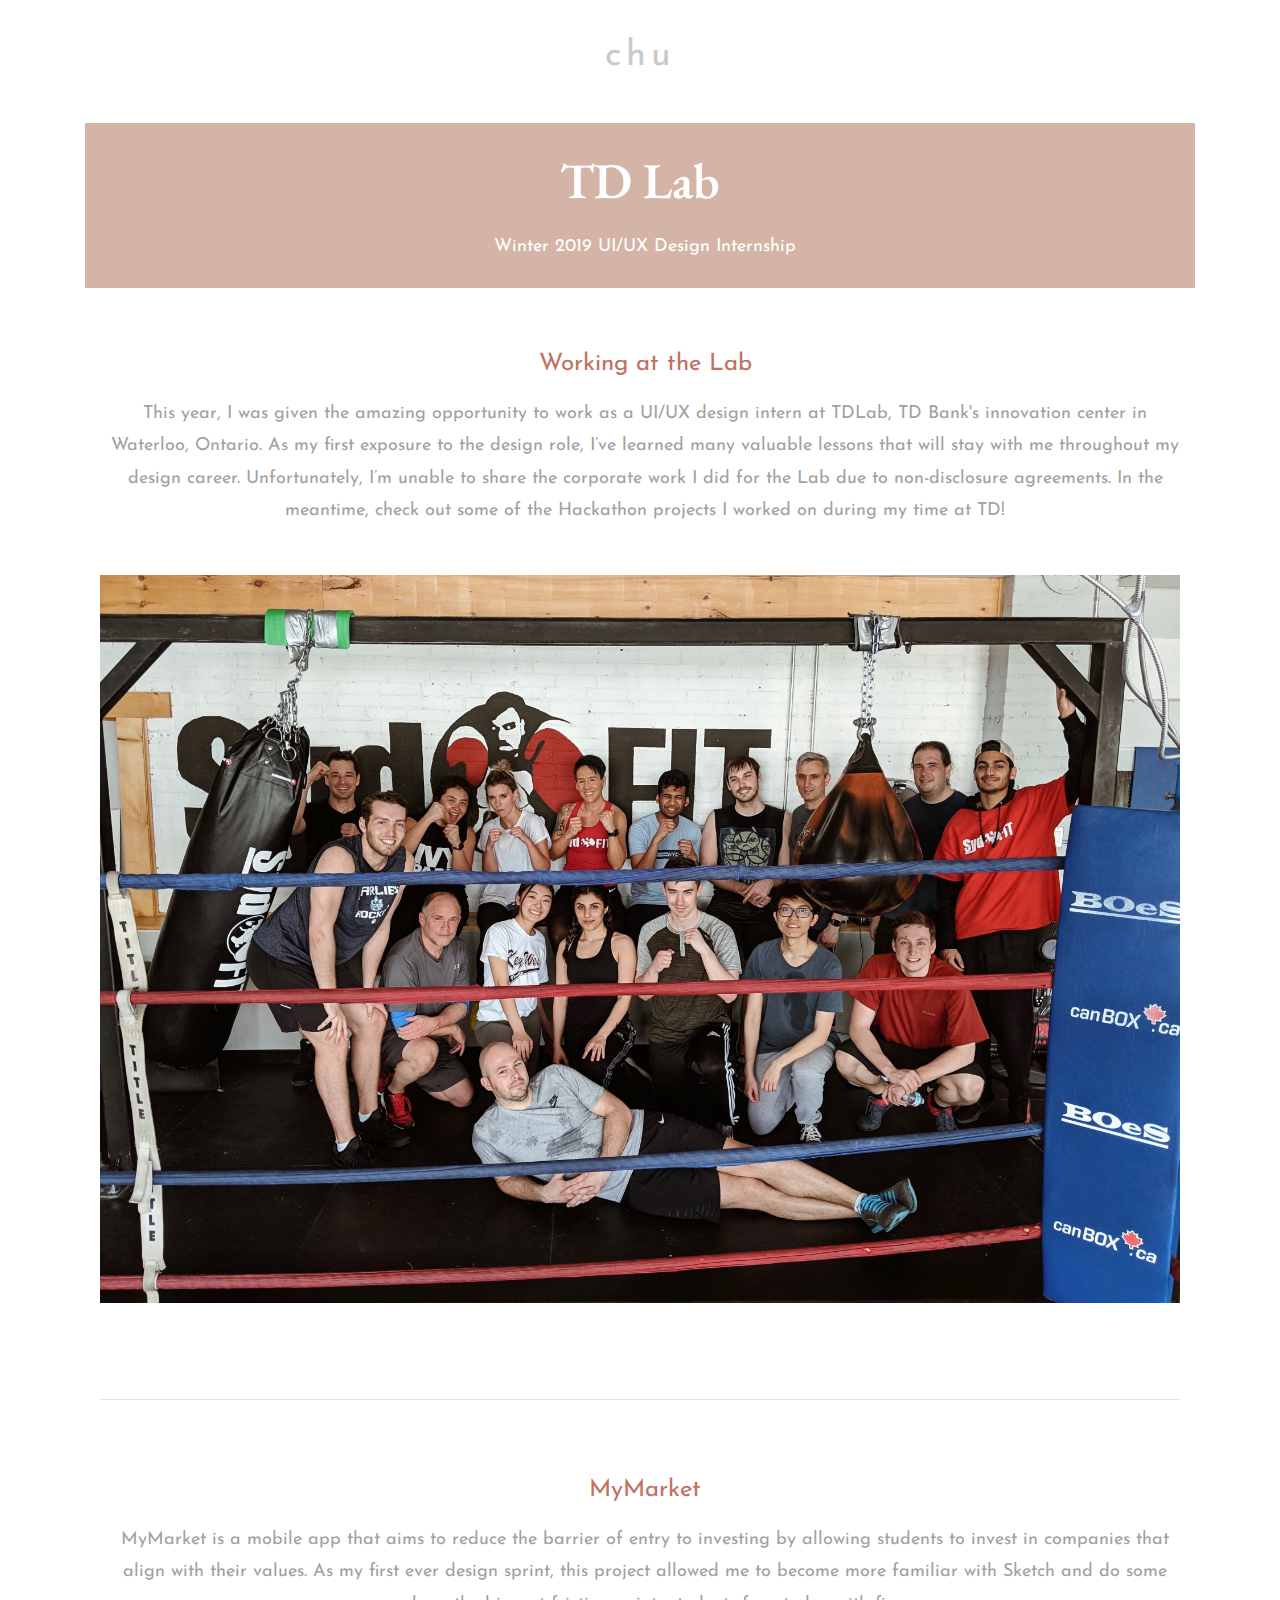
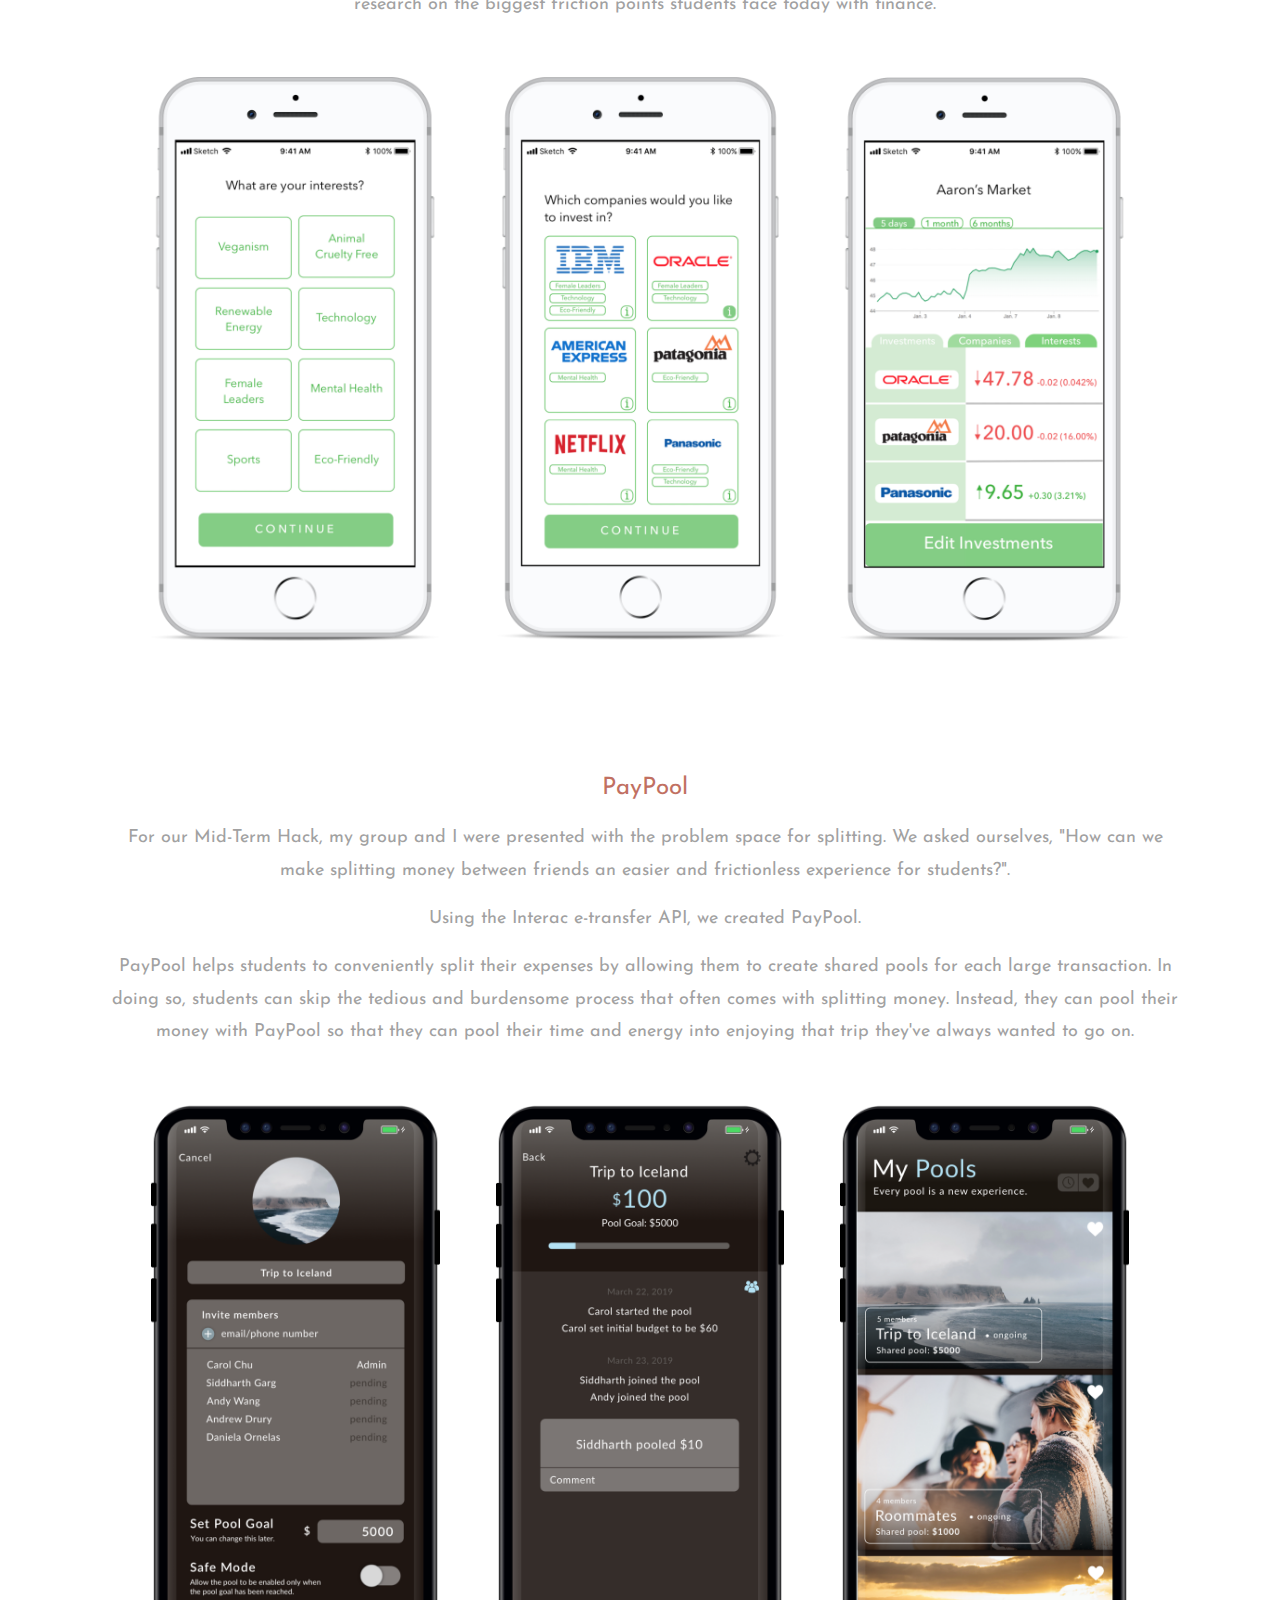
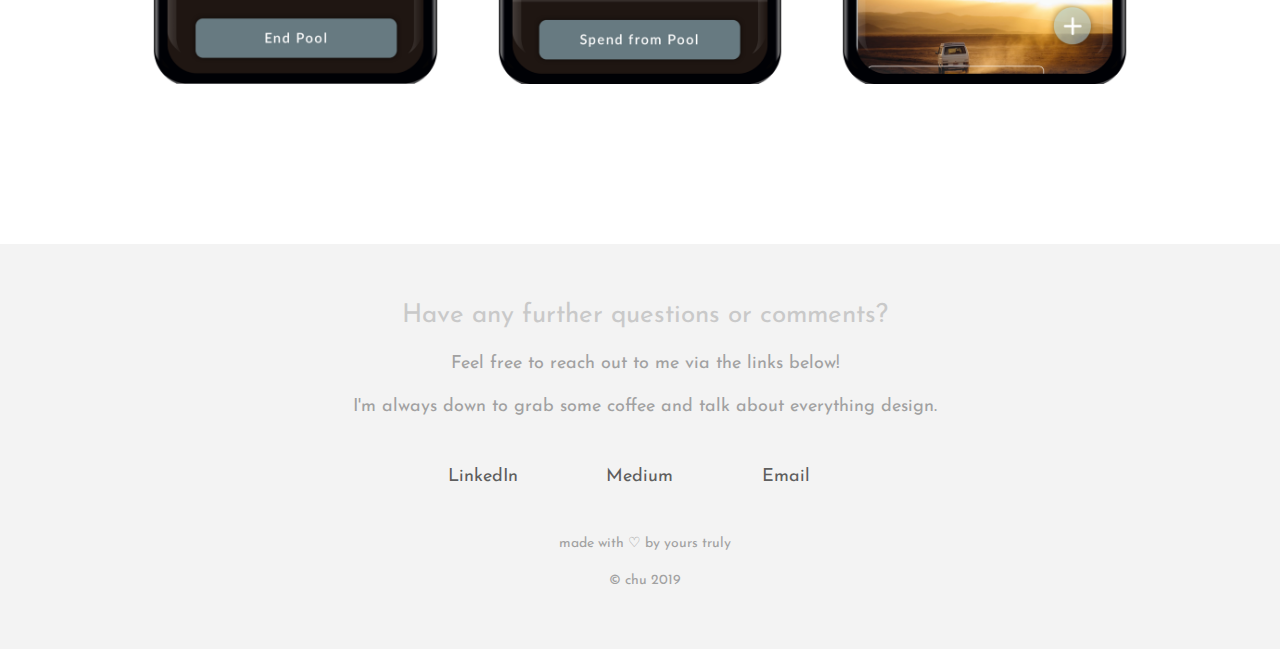
<file: tdlab.html>
<!doctype html>
<html lang="en">
  <head>
    <!-- Required meta tags -->
    <meta charset="utf-8">
    <meta name="viewport" content="width=device-width, initial-scale=1, shrink-to-fit=no">

    <!-- Bootstrap CSS -->
    <link rel="stylesheet" href="https://stackpath.bootstrapcdn.com/bootstrap/4.3.1/css/bootstrap.min.css" integrity="sha384-ggOyR0iXCbMQv3Xipma34MD+dH/1fQ784/j6cY/iJTQUOhcWr7x9JvoRxT2MZw1T" crossorigin="anonymous">
    <link rel="stylesheet" href="custom.css" />
    <link
      href="https://fonts.googleapis.com/css?family=Josefin+Sans"
      rel="stylesheet"
    />
    <link
      href="https://fonts.googleapis.com/css?family=EB+Garamond:400,400i,600"
      rel="stylesheet"
    />

    <link rel="icon" type="image/png" sizes="96x96" href="images/favicon-96x96.png"/>
    <link rel="stylesheet" href="animate.css">

    <title>TDLab</title>
  </head>

  <body>
    <div class="container">
      <div class="row">
        <div class="col-12">
          <div class="row">
            <div class="col-12 text-center">
              <button
                class="btn btn-default main-choo choo"
                onclick="window.location.href='index.html'"
              >
                chu
              </button>
            </div>
          </div>
        </div>
      </div>
    </div>

    <div class="container fadeIn animated">
      <div class="container heading-img first-card">
        <div class="row">
          <div class="col-sm-12 col-md-5 col-lg-12 mx-auto text-center">
            <p class="title">TD Lab</h2>
            <p class="subtitle">Winter 2019 UI/UX Design Internship</p>
          </div>
        </div>
      </div>

      <div class="container mx-auto">
        <div class="row">
          <div class="col-12">
            <div class="text-center">
              <p class="tdlab-title">Working at the Lab</p>
            </div>
          </div>
        </div>
        <div class="row">
          <div class="col-12">
            <div class="text-center">
              <p class="text">This year, I was given the amazing opportunity to work as a UI/UX design intern at TDLab, TD Bank's innovation center in Waterloo, Ontario.
                As my first exposure to the design role, I’ve learned many valuable lessons that will stay with me throughout my design career.
                Unfortunately, I’m unable to share the corporate work I did for the Lab due to non-disclosure agreements.
                In the meantime, check out some of the Hackathon projects I worked on during my time at TD!</p>
            </div>
          </div>
        </div>
        <div class="row">
          <div class="col-12">
            <div class="text-center">
              <img src="images/tdlab-boxing.jpg" alt="tdlab family" style="max-width: 100%; height: auto; margin-left: auto; margin-right: auto; padding-top: 2em; padding-bottom: 5em;">
            </div>
          </div>
      </div>
      <div class="row">
        <div class="col-12">
            <hr>
        </div>
      </div>
      <div class="row">
        <div class="col-12">
          <div class="text-center">
            <p class="tdlab-title" style="padding-top: 3em;">MyMarket</p>
          </div>
        </div>
      </div>
      <div class="row">
        <div class="col-12">
          <div class="text-center">
            <p class="text">MyMarket is a mobile app that aims to reduce the barrier of entry to investing by allowing students to invest in companies that align with their values.
             As my first ever design sprint, this project allowed me to become more familiar with Sketch and do some research on the biggest friction points students face today with finance.</p>
          </div>
        </div>
      </div>
      <div class="row">
        <div class="col-sm-12 col-md-4 col-lg-4 text-right">
          <img src="images/mymarket1.png" alt="MyMarket 1" style="max-width:85%; height:auto; margin-top: 2.5em; margin-bottom: 2em;">
        </div>
        <div class="col-sm-12 col-md-4 col-lg-4 text-center">
          <img src="images/mymarket2.png" alt="MyMarket 2" style="max-width:85%; height:auto; margin-top: 2.5em; margin-bottom: 2em;">
        </div>
        <div class="col-sm-12 col-md-4 col-lg-4 text-left">
          <img src="images/mymarket3.png" alt="MyMarket 3" style="max-width:85%; height:auto; margin-top: 2.5em; margin-bottom: 2em;">
        </div>
      </div>

      <div class="row">
        <div class="col-12">
          <div class="text-center">
            <p class="tdlab-title" style="padding-top: 4em;">PayPool</p>
          </div>
        </div>
      </div>
      <div class="row">
        <div class="col-12">
          <div class="text-center">
            <p class="text">For our Mid-Term Hack, my group and I were presented with the problem space for splitting.
              We asked ourselves, "How can we make splitting money between friends an easier and frictionless experience for students?". </p>
            <p class="text">Using the Interac e-transfer API, we created PayPool.</p>
            <p class="text">PayPool helps students to conveniently split their expenses by allowing them to create shared pools for each large transaction.
              In doing so, students can skip the tedious and burdensome process that often comes with splitting money.
              Instead, they can pool their money with PayPool so that they can pool their time and energy into enjoying that trip they've always wanted to go on.
            </p>
          </div>
        </div>
      </div>
      <div class="row">
        <div class="col-sm-12 col-md-4 col-lg-4 text-right">
          <img src="images/PoolDetails.png" alt="Pool Details" style="max-width:85%; height:auto; margin-top: 2.5em; margin-bottom: 5em;">
        </div>
        <div class="col-sm-12 col-md-4 col-lg-4 text-center">
          <img src="images/PoolActivity.png" alt="Pool Activity" style="max-width:85%; height:auto; margin-top: 2.5em; margin-bottom: 5em;">
        </div>
        <div class="col-sm-12 col-md-4 col-lg-4 text-left">
          <img src="images/MyPools.png" alt="My Pools" style="max-width:85%; height:auto; margin-top: 2.5em; margin-bottom: 10em;">
        </div>
      </div>
      </div>
    </div>





<div class="container footer">
  <div class="row">
    <div class="col-12">
      <div class="text-center">
        <p class="footer-title">Have any further questions or comments?</p>
        <p class="footer-text">Feel free to reach out to me via the links below!</p>
        <p class="footer-text" style="padding-bottom: 1.5em;">I'm always down to grab some coffee and talk about everything design.</p>
        <div class="row">
          <div class="col-5 text-right">
            <a class="footer-link" href="https://www.linkedin.com/in/cr3chu/">LinkedIn</a>
          </div>
          <div class="col-2 text-center">
            <a class="footer-link" href="https://medium.com/@cchu2000">Medium</a>
          </div>
          <div class="col-5 text-left">
            <a class="footer-link" href="mailto:cchu2000@gmail.com">Email</a>
          </div>
        </div>
        <p class="footer-small-text" style="padding-top: 3em;">made with ♡ by yours truly</p>
        <p class="footer-small-text" style="padding-bottom: 3em;">© chu 2019</p>
      </div>
    </div>
  </div>
</div>



    <!-- Optional JavaScript -->
    <!-- jQuery first, then Popper.js, then Bootstrap JS -->
    <script src="https://code.jquery.com/jquery-3.3.1.slim.min.js" integrity="sha384-q8i/X+965DzO0rT7abK41JStQIAqVgRVzpbzo5smXKp4YfRvH+8abtTE1Pi6jizo" crossorigin="anonymous"></script>
    <script src="https://cdnjs.cloudflare.com/ajax/libs/popper.js/1.14.7/umd/popper.min.js" integrity="sha384-UO2eT0CpHqdSJQ6hJty5KVphtPhzWj9WO1clHTMGa3JDZwrnQq4sF86dIHNDz0W1" crossorigin="anonymous"></script>
    <script src="https://stackpath.bootstrapcdn.com/bootstrap/4.3.1/js/bootstrap.min.js" integrity="sha384-JjSmVgyd0p3pXB1rRibZUAYoIIy6OrQ6VrjIEaFf/nJGzIxFDsf4x0xIM+B07jRM" crossorigin="anonymous"></script>
  </body>
</html>
</file>
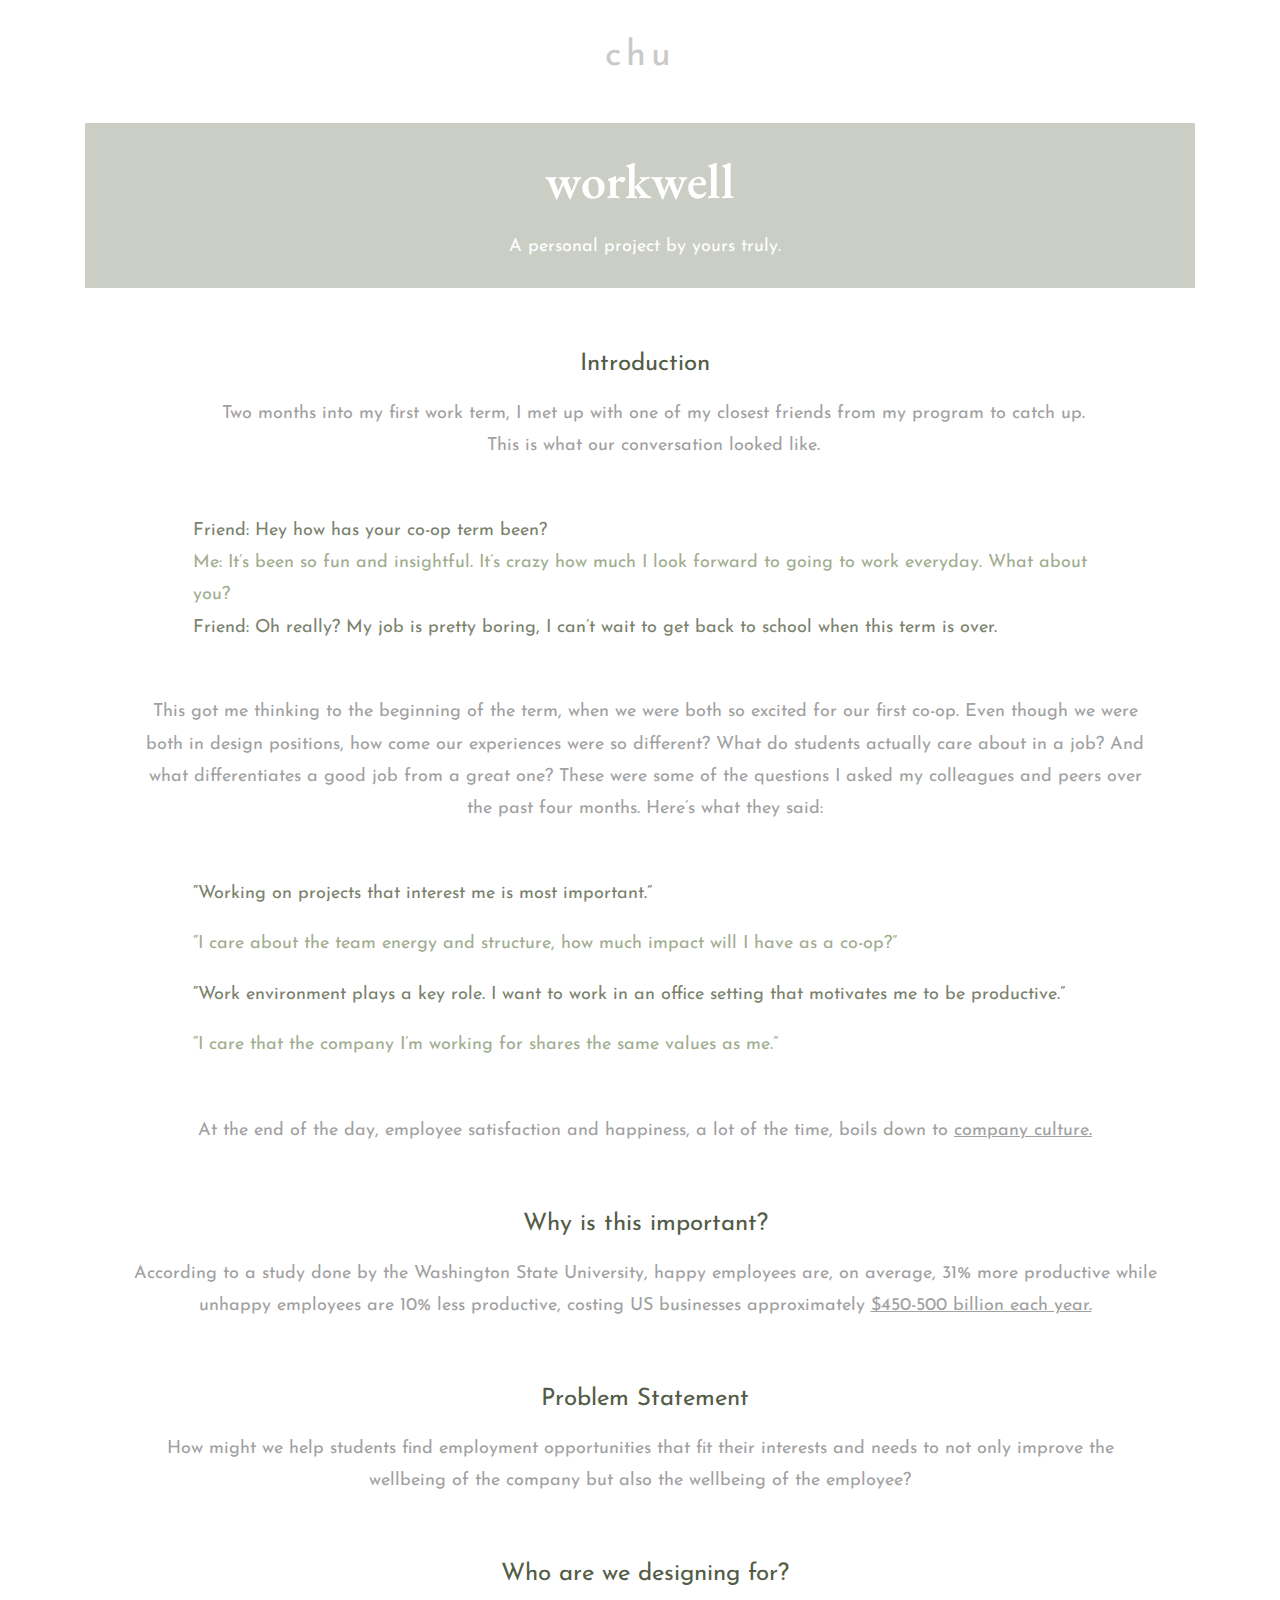
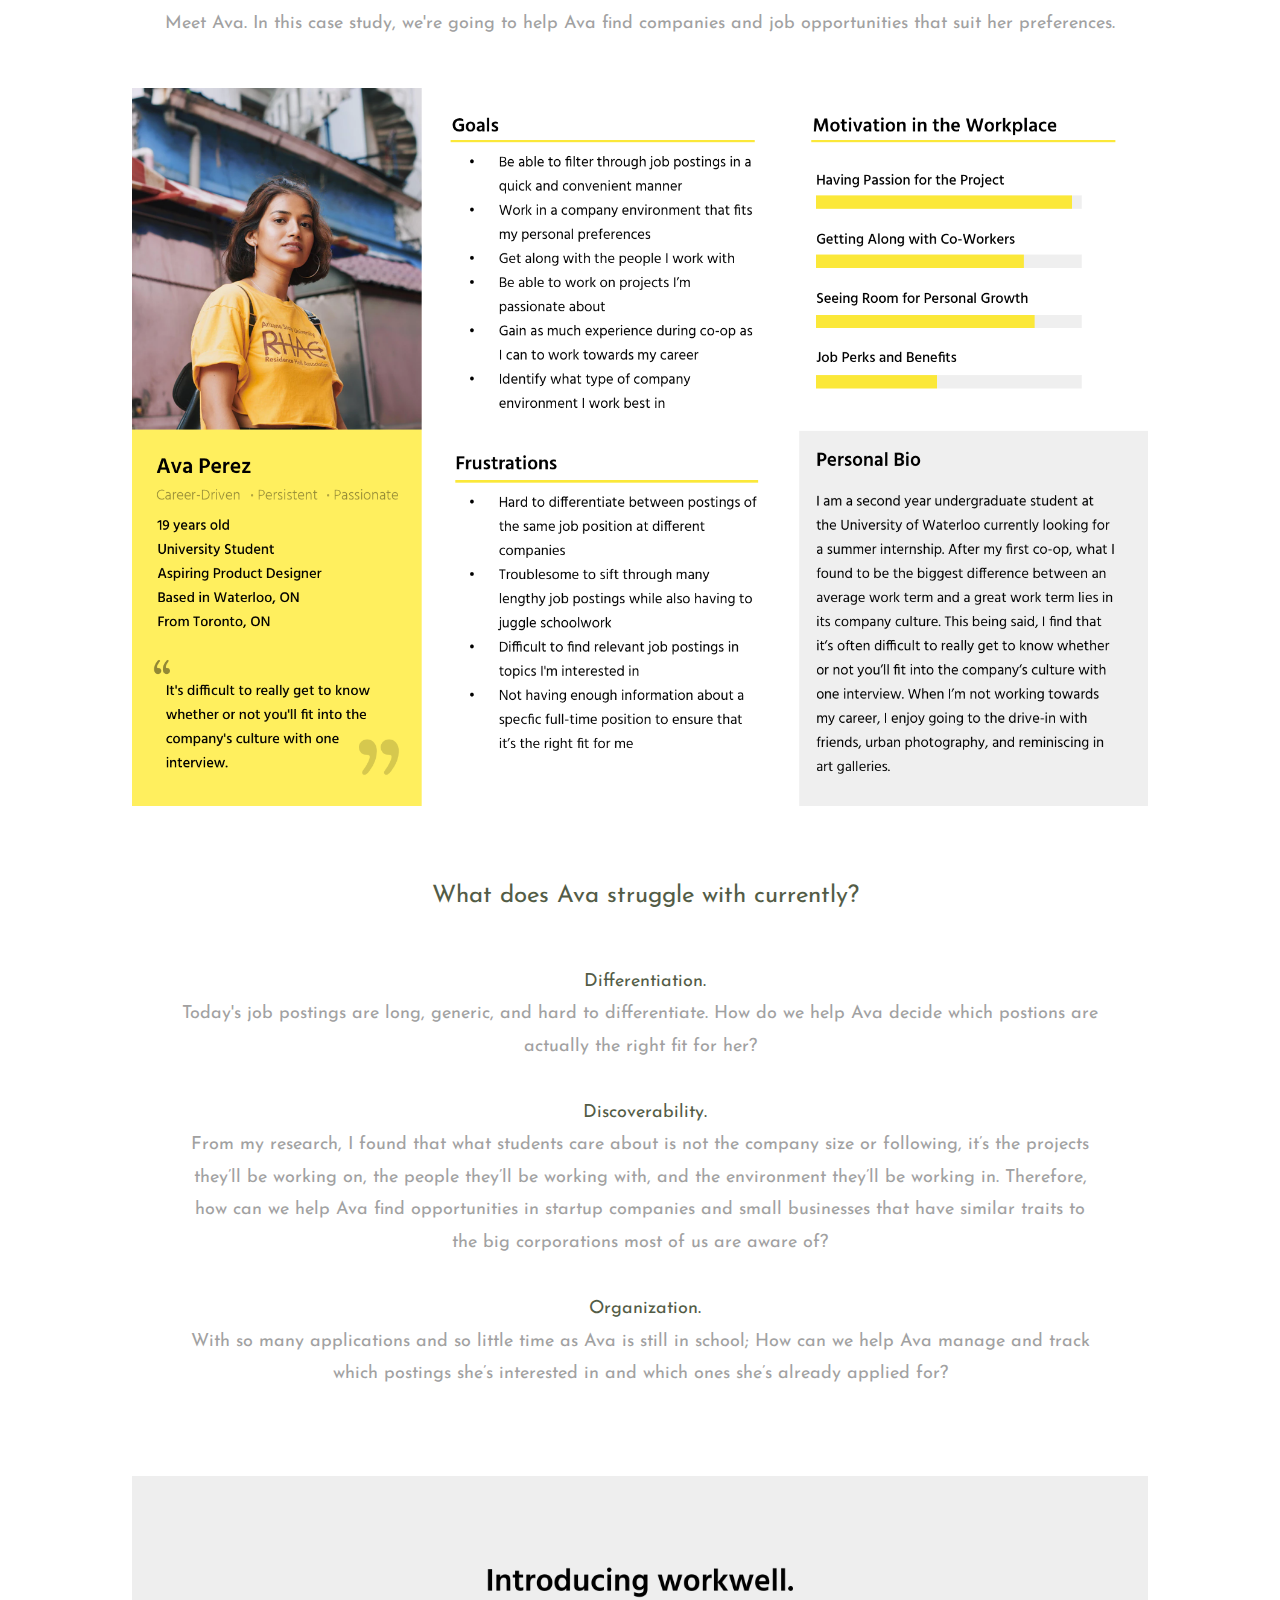
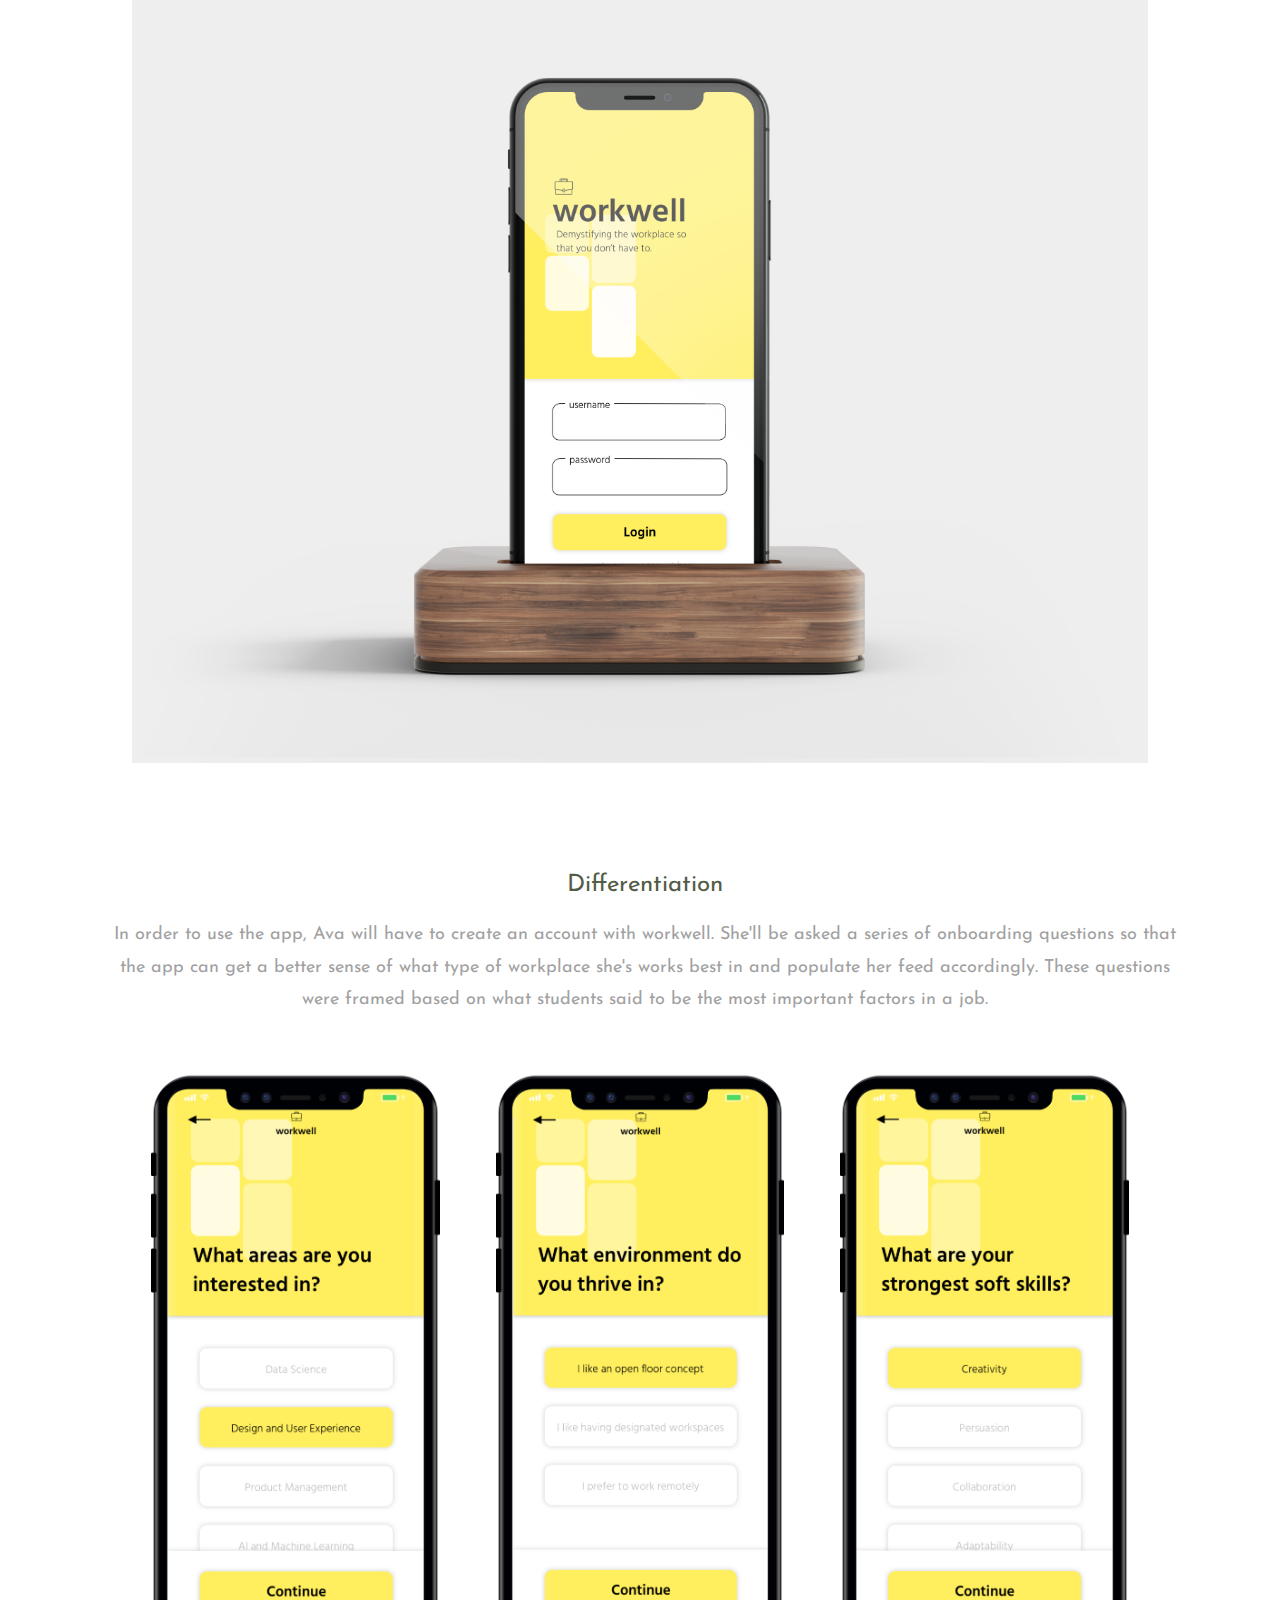
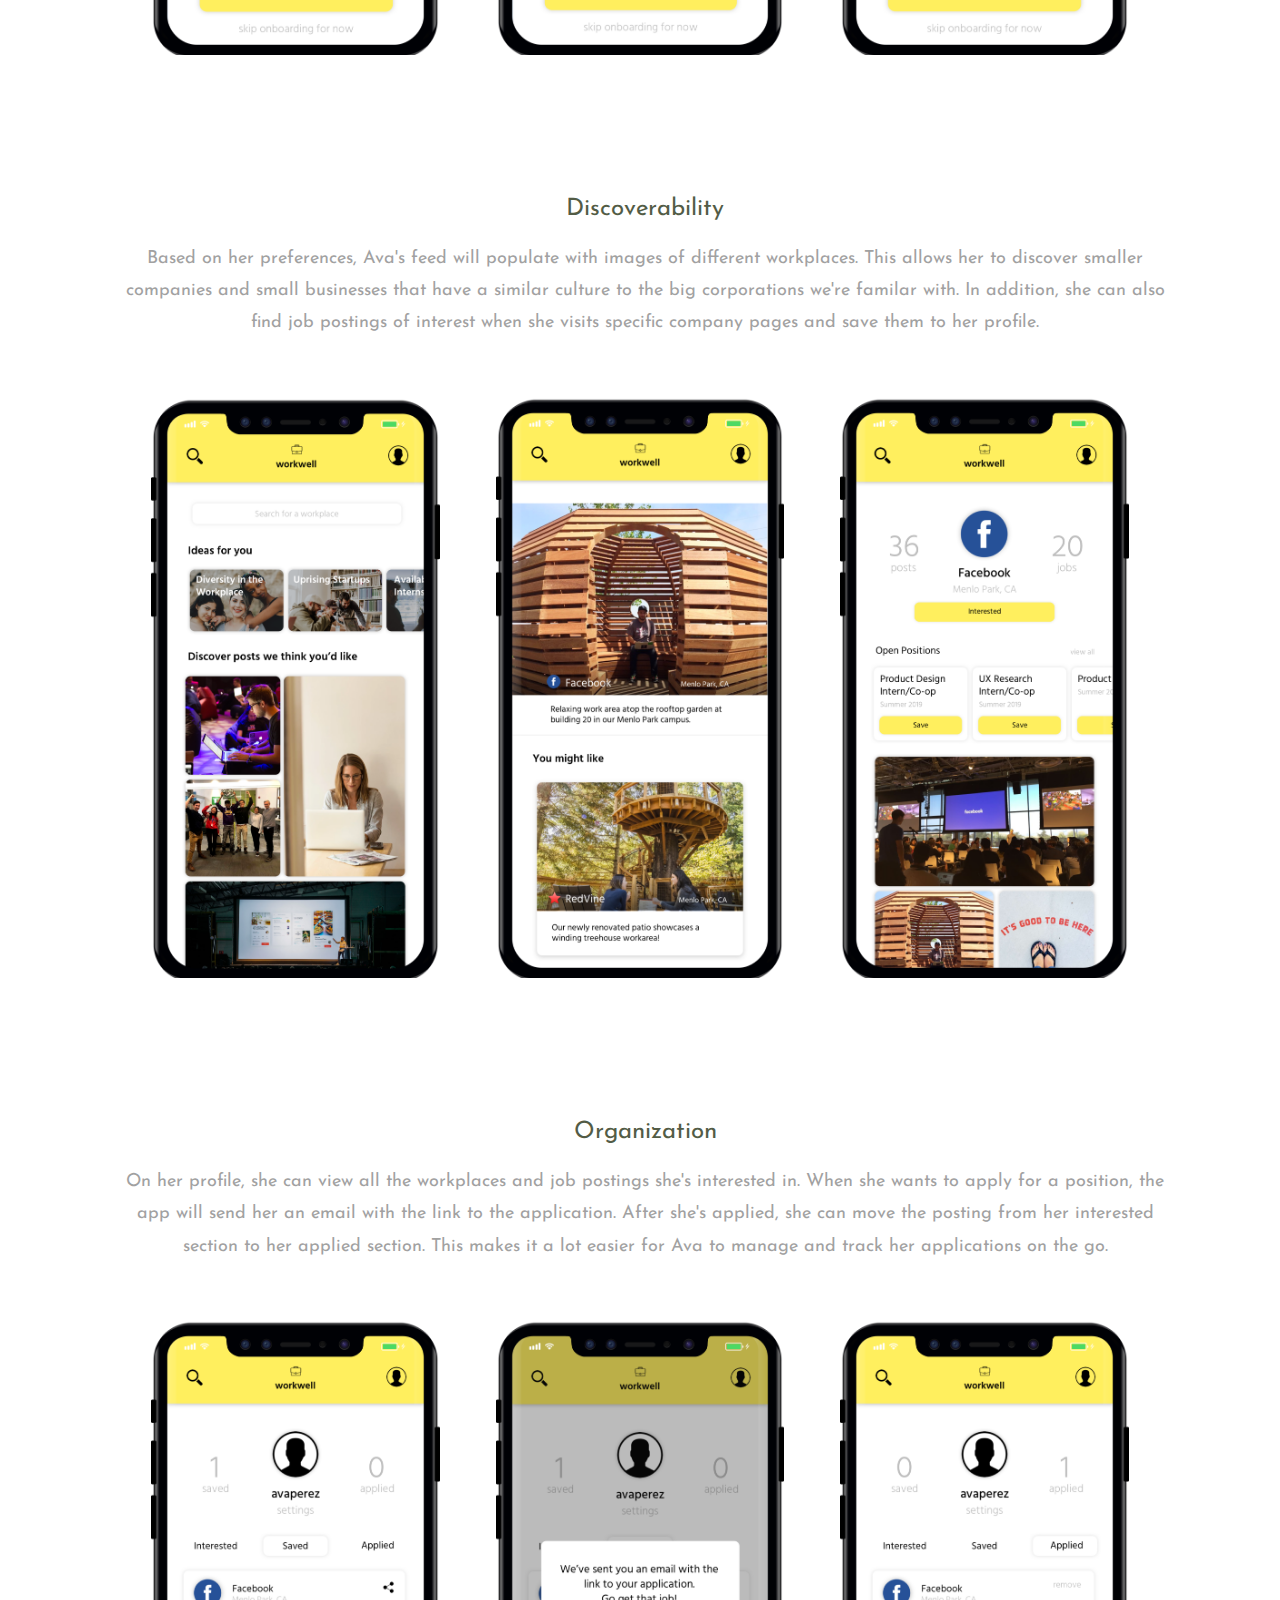
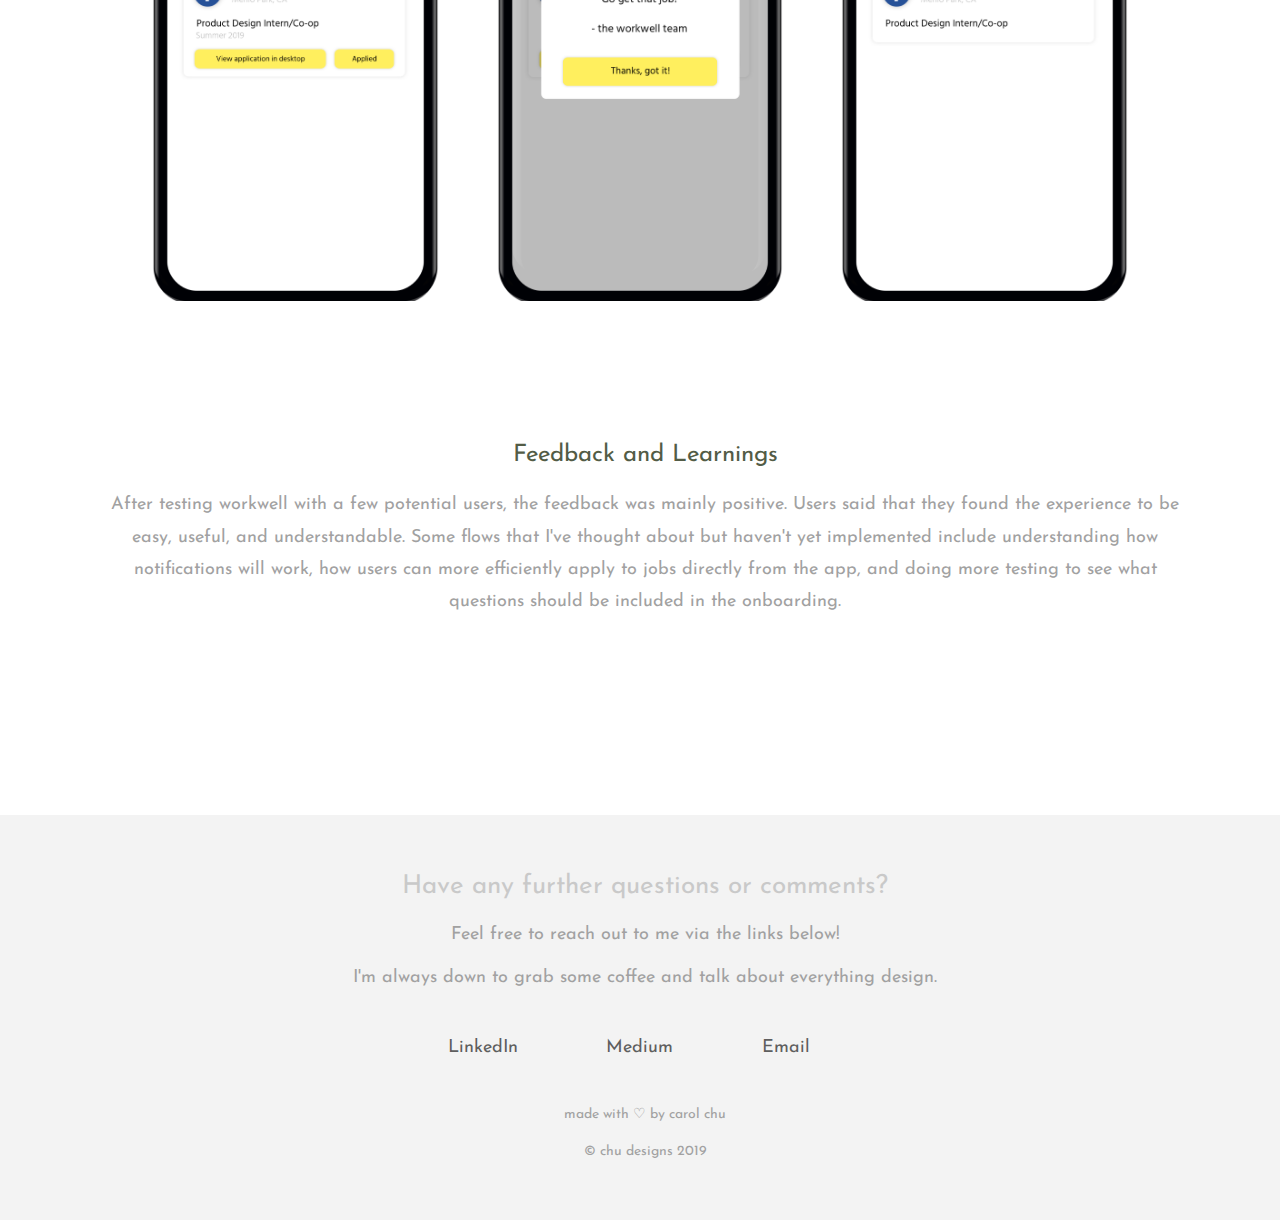
<file: workwell.html>
<!doctype html>
<html lang="en">
  <head>
    <!-- Required meta tags -->
    <meta charset="utf-8">
    <meta name="viewport" content="width=device-width, initial-scale=1, shrink-to-fit=no">

    <!-- Bootstrap CSS -->
    <link rel="stylesheet" href="https://stackpath.bootstrapcdn.com/bootstrap/4.3.1/css/bootstrap.min.css" integrity="sha384-ggOyR0iXCbMQv3Xipma34MD+dH/1fQ784/j6cY/iJTQUOhcWr7x9JvoRxT2MZw1T" crossorigin="anonymous">
    <link rel="stylesheet" href="custom.css" />
    <link
      href="https://fonts.googleapis.com/css?family=Josefin+Sans"
      rel="stylesheet"
    />
    <link
      href="https://fonts.googleapis.com/css?family=EB+Garamond:400,400i,600"
      rel="stylesheet"
    />

    <link rel="icon" type="image/png" sizes="96x96" href="images/favicon-96x96.png"/>
    <link rel="stylesheet" href="animate.css">

    <title>workwell</title>
  </head>

  <body>
    <div class="container">
      <div class="row">
        <div class="col-12">
          <div class="row">
            <div class="col-12 text-center">
              <button
                class="btn btn-default main-choo choo"
                onclick="window.location.href='index.html'"
              >
                chu
              </button>
            </div>
          </div>
        </div>
      </div>
    </div>

<div class="container fadeIn animated">

  <div class="container heading-img second-card">
    <div class="row">
      <div class="col-sm-12 col-md-5 col-lg-12 mx-auto text-center">
        <p class="title">workwell</h2>
        <p class="subtitle">A personal project by yours truly.</p>
      </div>
    </div>
  </div>

  <div class="container mx-auto">

    <div class="row">
      <div class="col-12">
        <div class="text-center">
          <p class="workwell-title">Introduction</p>
        </div>
      </div>
    </div>

    <div class="row">
      <div class="col-12">
        <div class="text-center" style="padding-left: 1em; padding right: 1em;">
          <p class="text" style="margin-bottom:0;">Two months into my first work term, I met up with one of my closest friends from my program to catch up.</p>
          <p class="text" style="margin-top:0; padding-bottom:2em;"> This is what our conversation looked like.</p>
        </div>
      </div>
    </div>


    <div class="row">
      <div class="dialogue">
            Friend: Hey how has your co-op term been?
      </div>
      <div class="dialogue" style="color: #A1AD8F;">
            Me: It’s been so fun and insightful. It’s crazy how much I look forward to going to work everyday. What about you?
      </div>
      <div class="dialogue" style="padding-bottom: 2em;">
            Friend: Oh really? My job is pretty boring, I can’t wait to get back to school when this term is over.
      </div>
    </div>

    <div class="row">
      <div class="col-12">
        <div class="text-center" style="padding-top: 1em; padding-left: 2em; padding-right: 2em;">
          <p class="text" style="padding-bottom: 2em;" >This got me thinking to the beginning of the term, when we were both so excited for our first co-op. Even though we were both in design positions, how come our experiences were so different?
          What do students actually care about in a job? And what differentiates a good job from a great one? These were some of the questions I asked my colleagues and peers over the past four months. Here’s what they said:</p>
      </div>
    </div>
  </div>

  <div class="row">
    <div class="dialogue">
      “Working on projects that interest me is most important.”
    </div>
    <div class="dialogue" style="color: #A1AD8F; padding-top: 1em;">
      “I care about the team energy and structure, how much impact will I have as a co-op?”
    </div>
    <div class="dialogue" style="padding-top: 1em; padding-bottom: 1em;">
      “Work environment plays a key role. I want to work in an office setting that motivates me to be productive.”
    </div>
    <div class="dialogue" style="padding-bottom: 2em; color: #A1AD8F;">
      “I care that the company I’m working for shares the same values as me.”
    </div>
  </div>

  <div class="row">
    <div class="col-12">
      <div class="text-center">
        <p class="text" style="padding-top: 1em; padding-bottom: 1em;">At the end of the day, employee satisfaction and happiness, a lot of the time, boils down to <u>company culture.</u></p>
      </div>
    </div>
  </div>

  <div class="row">
    <div class="col-12">
      <div class="text-center">
        <p class="workwell-title">Why is this important?</p>
      </div>
    </div>
  </div>

  <div class="row">
    <div class="col-12">
      <div class="text-center">
        <p class="text" style="padding-bottom: 1em;">According to a study done by the Washington State University, happy employees are, on average, 31% more productive while unhappy employees are 10% less productive, costing US businesses approximately <u>$450-500 billion each year.</u></p>

      </div>

    </div>

  </div>

  <div class="row">
    <div class="col-12">
      <div class="text-center">
        <p class="workwell-title">Problem Statement</p>
        <p class="text" style="padding-left: 3em; padding-right: 3em; padding-bottom: 1em;">How might we help students find employment opportunities that fit their interests and needs to not only improve the wellbeing of the company but also the wellbeing of the employee?</p>
      </div>
      </div>
  </div>

  <div class="row">
    <div class="col-12">
      <div class="text-center">
        <p class="workwell-title">Who are we designing for?</p>
        <p class="text" style="padding-left: 3em; padding-right: 3em;">Meet Ava. In this case study, we're going to help Ava find companies and job opportunities that suit her preferences.</p>
      </div>
      </div>
  </div>

  <div class="row">
    <div class="col-12">
      <div class="text-center">
        <img src="images/workwell-persona.png" alt="Persona" style="max-width: 100%; height: auto; margin-left: auto; margin-right: auto; padding-top: 2em; padding-left: 2em; padding-right: 2em;">
      </div>
    </div>
</div>

<div class="row">
  <div class="col-12">
    <div class="text-center">
      <p class="workwell-title" style="padding-top: 3em; padding-bottom: 1.5em;">What does Ava struggle with currently?</p>
      <p class="text" style="color: #535c46; margin-bottom: 0;">Differentiation.</p>
      <p class="text"style="margin-top:0; padding-bottom: 1em; padding-left: 4.5em; padding-right: 4.5em;">Today's job postings are long, generic, and hard to differentiate. How do we help Ava decide which postions are actually the right fit for her?</p>
      <p class="text" style="color: #535c46; margin-bottom: 0;">Discoverability.</p>
      <p class="text"style="margin-top:0; padding-bottom: 1em; padding-left: 4.5em; padding-right: 4.5em;">From my research, I found that what students care about is not the company size or following, it’s the projects they’ll be working on, the people they’ll be working with, and the environment they’ll be working in.
        Therefore, how can we help Ava find opportunities in startup companies and small businesses that have similar traits to the big corporations most of us are aware of?</p>
      <p class="text" style="color: #535c46; margin-bottom: 0;">Organization.</p>
      <p class="text"style="margin-top:0; padding-bottom: 3em; padding-left: 4.5em; padding-right: 4.5em;">With so many applications and so little time as Ava is still in school; How can we help Ava manage and track which postings she’s interested in and which ones she’s already applied for?</p>
    </div>
  </div>
</div>

<div class="row">
  <div class="col-12">
    <img src="images/workwellwow.png" alt="This is Workwell." style="max-width: 100%; height: auto; margin-left: auto; margin-right: auto; padding-top: 1em; padding-left: 2em; padding-right: 2em; padding-bottom: 5em;">
  </div>
</div>

<div class="row">
  <div class="col-12">
    <div class="text-center">
      <p class="workwell-title">Differentiation</p>
      <p class="text"> In order to use the app, Ava will have to create an account with workwell.
        She'll be asked a series of onboarding questions so that the app can get a better sense of what type of workplace she's works best in and populate her feed accordingly.
      These questions were framed based on what students said to be the most important factors in a job.</p>
    </div>
  </div>
</div>

<div class="row">
  <div class="col-sm-12 col-md-4 col-lg-4 text-right">
    <img src="images/question1@3x.png" alt="First Question" style="max-width:85%; height:auto; margin-top: 2.5em; margin-bottom: 5em;">
  </div>
  <div class="col-sm-12 col-md-4 col-lg-4 text-center">
    <img src="images/question2@3x.png" alt="Second Question" style="max-width:85%; height:auto; margin-top: 2.5em; margin-bottom: 5em;">
  </div>
  <div class="col-sm-12 col-md-4 col-lg-4 text-left">
    <img src="images/question3@3x.png" alt="Third Question" style="max-width:85%; height:auto; margin-top: 2.5em; margin-bottom: 7em;">
  </div>
  </div>

  <div class="row">
    <div class="col-12">
      <div class="text-center">
        <p class="workwell-title">Discoverability</p>
        <p class="text"> Based on her preferences, Ava's feed will populate with images of different workplaces.
          This allows her to discover smaller companies and small businesses that have a similar culture to the big corporations we're familar with.
          In addition, she can also find job postings of interest when she visits specific company pages and save them to her profile.</p>
      </div>
    </div>
  </div>

  <div class="row">
    <div class="col-sm-12 col-md-4 col-lg-4 text-right">
      <img src="images/explore@3x.png" alt="Explore" style="max-width:85%; height:auto; margin-top: 2.5em; margin-bottom: 5em;">
    </div>
    <div class="col-sm-12 col-md-4 col-lg-4 text-center">
      <img src="images/moredetails@3x.png" alt="More Details" style="max-width:85%; height:auto; margin-top: 2.5em; margin-bottom: 5em;">
    </div>
    <div class="col-sm-12 col-md-4 col-lg-4 text-left">
      <img src="images/facebook-profile@3x.png" alt="Facebook Profile" style="max-width:85%; height:auto; margin-top: 2.5em; margin-bottom: 7em;">
    </div>
  </div>

  <div class="row">
    <div class="col-12">
      <div class="text-center">
        <p class="workwell-title">Organization</p>
        <p class="text">On her profile, she can view all the workplaces and job postings she's interested in.
        When she wants to apply for a position, the app will send her an email with the link to the application.
        After she's applied, she can move the posting from her interested section to her applied section.
        This makes it a lot easier for Ava to manage and track her applications on the go.</p>
      </div>
    </div>
  </div>

  <div class="row">
    <div class="col-sm-12 col-md-4 col-lg-4 text-right">
      <img src="images/savedpostings@3x.png" alt="Explore" style="max-width:85%; height:auto; margin-top: 2.5em; margin-bottom: 5em;">
    </div>
    <div class="col-sm-12 col-md-4 col-lg-4 text-center">
      <img src="images/apply@3x.png" alt="More Details" style="max-width:85%; height:auto; margin-top: 2.5em; margin-bottom: 5em;">
    </div>
    <div class="col-sm-12 col-md-4 col-lg-4 text-left">
      <img src="images/appliedpostings@3x.png" alt="Facebook Profile" style="max-width:85%; height:auto; margin-top: 2.5em; margin-bottom: 7em;">
    </div>
  </div>

  <div class="row">
    <div class="col-12">
      <div class="text-center">
        <p class="workwell-title">Feedback and Learnings</p>
        <p class="text" style="padding-bottom: 10em;">After testing workwell with a few potential users, the feedback was mainly positive.
          Users said that they found the experience to be easy, useful, and understandable.
          Some flows that I've thought about but haven't yet implemented include understanding how notifications will work, how users can more efficiently apply to jobs directly from the app, and doing more testing to see what questions should be included in the onboarding.</p>
      </div>
    </div>
  </div>

</div>
</div>




<div class="container footer">
  <div class="row">
    <div class="col-12">
      <div class="text-center">
        <p class="footer-title">Have any further questions or comments?</p>
        <p class="footer-text">Feel free to reach out to me via the links below!</p>
        <p class="footer-text" style="padding-bottom: 1.5em;">I'm always down to grab some coffee and talk about everything design.</p>
        <div class="row">
          <div class="col-5 text-right">
            <a class="footer-link" href="https://www.linkedin.com/in/cr3chu/">LinkedIn</a>
          </div>
          <div class="col-2 text-center">
            <a class="footer-link" href="https://medium.com/@cchu2000">Medium</a>
          </div>
          <div class="col-5 text-left">
            <a class="footer-link" href="mailto:cchu2000@gmail.com">Email</a>
          </div>
        </div>
        <p class="footer-small-text" style="padding-top: 3em;">made with ♡ by carol chu</p>
        <p class="footer-small-text" style="padding-bottom: 3em;">© chu designs 2019</p>
      </div>
    </div>
  </div>
</div>



    <!-- Optional JavaScript -->
    <!-- jQuery first, then Popper.js, then Bootstrap JS -->
    <script src="https://code.jquery.com/jquery-3.3.1.slim.min.js" integrity="sha384-q8i/X+965DzO0rT7abK41JStQIAqVgRVzpbzo5smXKp4YfRvH+8abtTE1Pi6jizo" crossorigin="anonymous"></script>
    <script src="https://cdnjs.cloudflare.com/ajax/libs/popper.js/1.14.7/umd/popper.min.js" integrity="sha384-UO2eT0CpHqdSJQ6hJty5KVphtPhzWj9WO1clHTMGa3JDZwrnQq4sF86dIHNDz0W1" crossorigin="anonymous"></script>
    <script src="https://stackpath.bootstrapcdn.com/bootstrap/4.3.1/js/bootstrap.min.js" integrity="sha384-JjSmVgyd0p3pXB1rRibZUAYoIIy6OrQ6VrjIEaFf/nJGzIxFDsf4x0xIM+B07jRM" crossorigin="anonymous"></script>
  </body>
</html>
</file>
<file: custom.css>
.heading {
  font-family: "EB Garamond", serif;
  font-size: 4.5rem;
  transition: translate(-50%, -50%);
}

.heading-italicized {
  font-style: italic;
  font-family: "EB Garamond", serif;
  font-size: 4.5rem;
  transition: translate(-50%, -50%);
  margin-bottom: 30px;
}

.titles {
  font-family: "Josefin Sans", sans-serif;
  font-size: 24px;
  margin-top: 10px;
}

.hello {
  font-family: "Josefin Sans", sans-serif;
  font-size: 36px;
  margin-top: 10px;
  padding-bottom: 1em;
}

.dramatic-entry {
  padding-top: 4%;
  padding-bottom: 16.5%;
}

.main-bg {
  background-image: url("images/background-pic.png");
  background-repeat: no-repeat;
  background-size: contain;
 }

 @media (max-width: 996px) {
  .main-bg {
    background-image: none;
  }
}

a.footer-link {
  width: auto;
  font-family: "Josefin Sans", sans-serif;
  font-size: 18px;
  color: #5E5E5E;
}

a.nav-vertical:hover {
  color: #a1a1a1;
  text-decoration: none;
}

a.nav-horizontal:hover{
  color: #a1a1a1;
  text-decoration: none;
}

a.choo {
  color: white;
  text-decoration: none;
}

a.view-tdlab-large:hover{
  color: #c17062;
  text-decoration: none;
}

a.view-tdlab:hover{
  color: #c17062;
  text-decoration: none;
}

a.view-workwell-large:hover{
  color: #535c46;
  text-decoration: none;
}

a.view-workwell:hover{
  color: #535c46;
  text-decoration: none;
}

a.view-grow-large:hover{
  color: #786861;
  text-decoration: none;
}

a.view-grow:hover{
  color: #786861;
  text-decoration: none;
}

a.view-tablestory-large:hover{
  color: #3f525a;
  text-decoration: none;
}

a.view-tablestory:hover{
  color: #3f525a;
  text-decoration: none;
}

.nav-horizontal {
  font-family: "Josefin Sans", sans-serif;
  font-size: 1.25rem;
  color: #c9c9c9;
  margin-right: 24px;
}

.nav-vertical {
  font-family: "Josefin Sans", sans-serif;
  font-size: 1.25rem;
  color: #c9c9c9;

}

.view-tdlab-large {
  font-family: "EB Garamond", serif;
  font-weight: 600;
  font-size: 72px;
  color: white;
}

.view-tdlab {
  width: 70%;
  font-family: "Josefin Sans", sans-serif;
  font-size: 24px;
  color: white;
}

.view-workwell-large {
  font-family: "EB Garamond", serif;
  font-weight: 600;
  font-size: 72px;
  color: white;
}

.view-workwell {
  width: 70%;
  font-family: "Josefin Sans", sans-serif;
  font-size: 24px;
  color: white;
}

.view-grow-large {
  font-family: "EB Garamond", serif;
  font-weight: 600;
  font-size: 72px;
  color: white;
}

.view-grow {
  width: 70%;
  font-family: "Josefin Sans", sans-serif;
  font-size: 24px;
  color: white;
}

.view-tablestory-large {
  font-family: "EB Garamond", serif;
  font-weight: 600;
  font-size: 72px;
  color: white;
}

.view-tablestory {
  width: 70%;
  font-family: "Josefin Sans", sans-serif;
  font-size: 24px;
  color: white;
}

/* *** */
/* **** PROJECT CARDS ON HOME TERRITORY **** */
/* *** */

/* These are used on the project cards on the home */
.project-card {
  margin:7% 0;
  padding-top: 40px;
  padding-bottom: 25px;
  padding-left: 6vw;
  padding-right: 6vw;
  margin-left: auto;
  margin-right: auto;
}

.project-card.first-card {
  background-color: #d4b4a6;
}

.project-card.second-card {
  background-color: #cacec4;
}

.project-card.third-card {
  background-color: #e1ddd3;
}

.project-card.fourth-card {
  background-color: #b8c5ca;
}

.footer {
  background-color: #F3F3F3;
  max-width: 100%;
  height: auto;
}

/* Project Number */
h2 {
  font-family: "EB Garamond", serif;
  font-weight: 600;
  font-size: 150px;
  color: rgba(255, 255, 255, 0.35);

  margin-top: -35px;
  margin-bottom: -5px;
}

/* Project Name */
h3 {
  font-family: "EB Garamond", serif;
  font-weight: 600;
  font-size: 72px;
  color: white;
}

.launch-page-text {
  width: 70%;
  overflow-x: wrap;
  font-family: "Josefin Sans", sans-serif;
  font-size: 24px;
  color: white;
}

.title {
  font-family: "EB Garamond", serif;
  font-weight: 600;
  font-size: 50px;
  color: white;
  padding: 0;
}

/* Description */
.subtitle {
  overflow-x: wrap;
  font-family: "Josefin Sans", sans-serif;
  font-size: 18px;
  color: white;
  margin-bottom: 3vh;
  margin-top: 0;
}

.heading-text{
  overflow-x: wrap;
  font-family: "Josefin Sans", sans-serif;
  font-size: 24px;
  color: white;
  margin-bottom: 5vh;
}

/* Highlights Title */
h4 {
  font-family: "Josefin Sans", sans-serif;
  font-size: 36px;
  color: white;
  padding-top: 15vh;
}

.project-card ul {
  padding: 0;
  list-style: none;
}

/* List of Highlights */
.project-card li {
  font-family: "Josefin Sans", sans-serif;
  font-size: 18px;
}

.first-card li {
  color: #c17062;
}

.second-card li {
  color: #535c46;
}

.third-card li {
  color: #786861;
}

.fourth-card li {
  color: #3f525a;
}



/* Bumping them a bit to the right */
p,
h4,
li {
  padding-left: 10px;
}

/* Images on right side of cards */
.project-image img {
  align-self: flex-end;
}

/* You know what this is :) */
.choo {
  font-family: "Josefin Sans", sans-serif;
  font-size: 36px;
  color: white;
  letter-spacing: 5px;
}

.main-choo.choo {
  color: #C9C9C9;
  margin-top: 2%;
  margin-bottom:0;
  margin-left: auto;
  margin-right: auto;
}

/* *** */
/* **** END PROJECT CARDS **** */
/* *** */

.heading-img {
  margin:3%;
  padding-top: 20px;
  padding-left: 7vw;
  padding-right: 7vw;
  padding-bottom: 0;
  margin-left: auto;
  margin-right: auto;
}

.heading-img.first-card {
  background-color: #d4b4a6;
}

.heading-img.second-card {
  background-color: #cacec4;
}

.heading-img.third-card {
  background-color: #e1ddd3;
}

.heading-img.fourth-card {
  background-color: #B8C5CA;
}

.tdlab-title {
  font-family: "Josefin Sans", sans-serif;
  font-size: 24px;
  color: #c17062;
  padding-top: 1em;
}

.workwell-title {
  font-family: "Josefin Sans", sans-serif;
  font-size: 24px;
  color: #535c46;
  padding-top: 1em;
}

.grow-title {
  font-family: "Josefin Sans", sans-serif;
  font-size: 24px;
  color: #786861;
  padding-top: 1em;
}

.tablestory-title {
  font-family: "Josefin Sans", sans-serif;
  font-size: 24px;
  color: #3f525a;
  padding-top: 1em;
}


.text {
  font-family: "Josefin Sans", sans-serif;
  font-size: 18px;
  font-weight: 50%;
  line-height: 1.8em;
  color: #a1a1a1;
}

.dialogue {
  font-family: "Josefin Sans", sans-serif;
  font-size: 18px;

  line-height: 1.8em;
  color: #7A826D;
  padding-left: 6em;
  padding-right: 6em;
  margin-top: 0;
}

.quote {
  font-family: "EB Garamond", sans-serif;
  font-size: 22px;
  line-height: 1.4em;
  font-style: italic;
  color: #c17062;
  margin-top: 0;
  padding-left: 2.3em;
  padding-right: 2.3em;

}

.footer-title{
  font-family: "Josefin Sans", sans-serif;
  font-size: 26px;
  color: #C9C9C9;
  padding-top: 2em;
}

.footer-text{
  width: auto;
  font-family: "Josefin Sans", sans-serif;
  font-size: 18px;
  color: #a1a1a1;
}

.footer-small-text {
  width: auto;
  font-family: "Josefin Sans", sans-serif;
  font-size: 14px;
  color: #a1a1a1;
}

hr{
  color: #a1a1a1;
  border-width: 0.1em;
  margin-bottom: 0;
}

.hvr-grow {
    display: inline-block;
    vertical-align: middle;
    transform: translateZ(0);
    box-shadow: 0 0 1px rgba(0, 0, 0, 0);
    backface-visibility: hidden;
    -moz-osx-font-smoothing: grayscale;
    transition-duration: 0.3s;
    transition-property: transform;
}

.hvr-grow:hover,
.hvr-grow:focus,
.hvr-grow:active {
    transform: scale(1.1);
}
</file>
